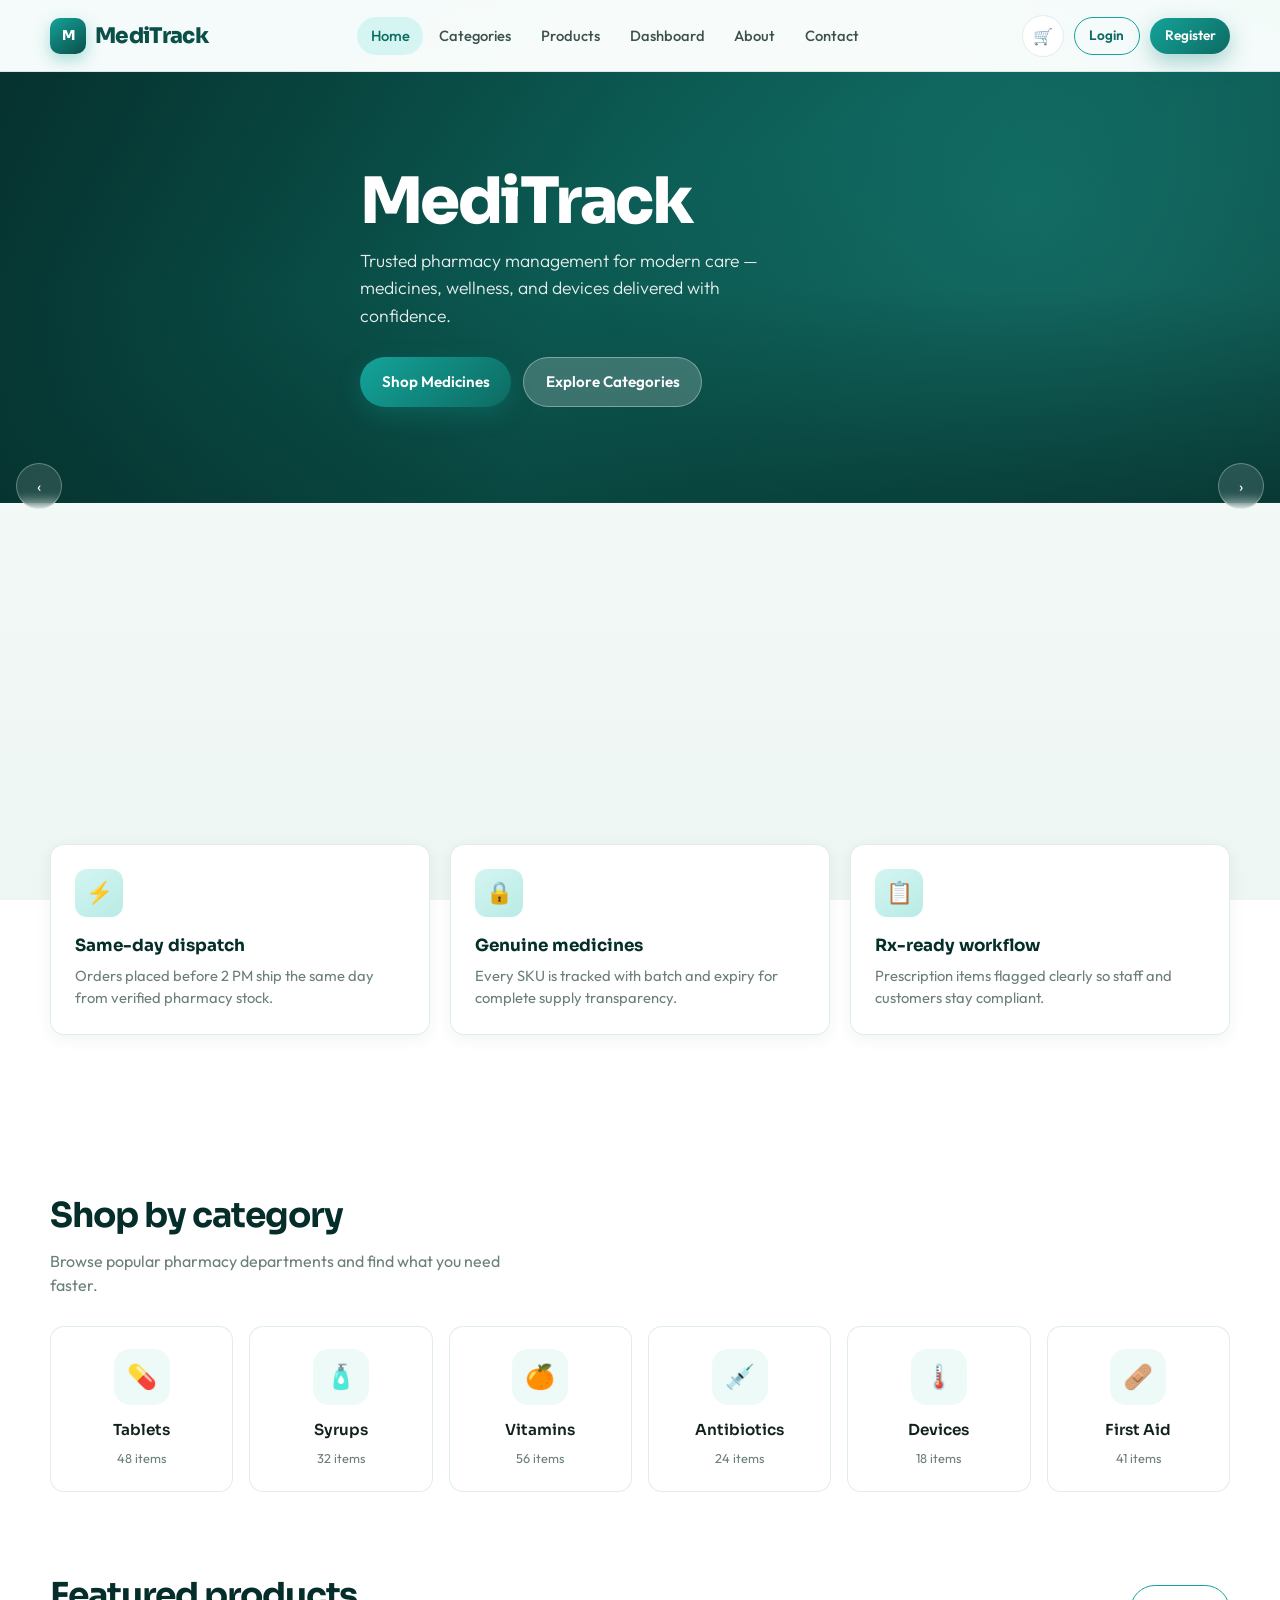
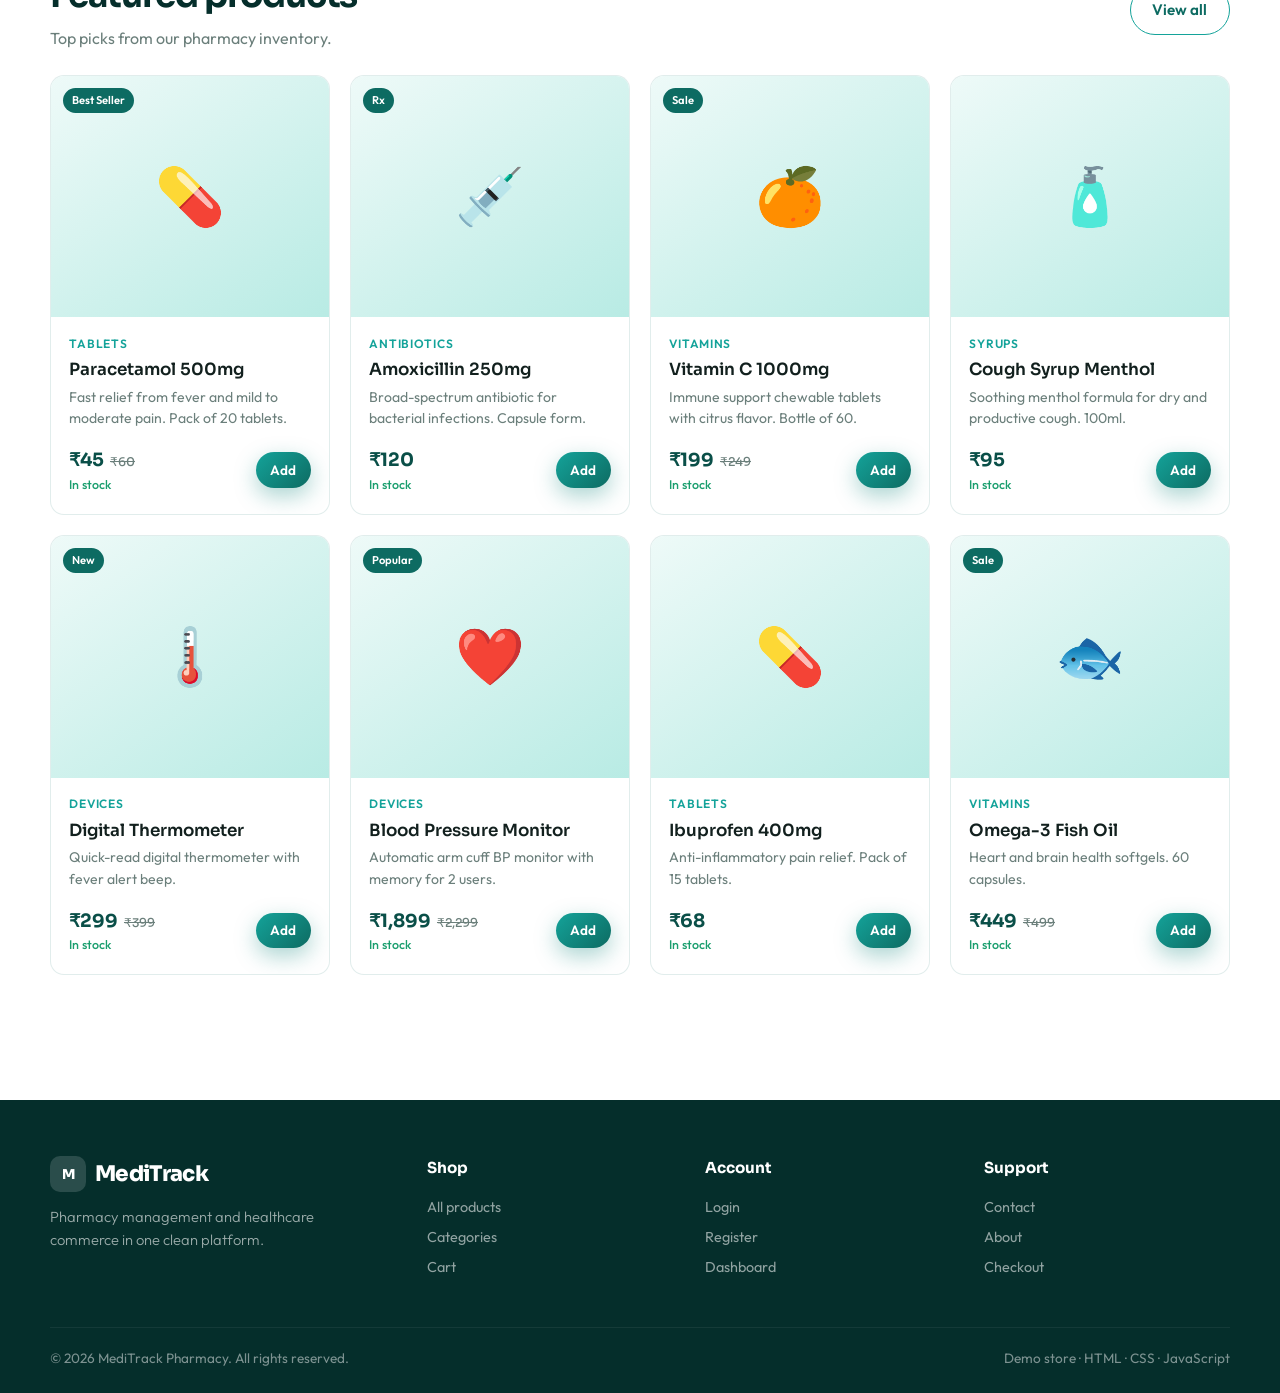
<file: medicare/index.html>
<!DOCTYPE html>
<html lang="en">
<head>
  <meta charset="UTF-8" />
  <meta name="viewport" content="width=device-width, initial-scale=1.0" />
  <title>MediTrack — Pharmacy Management</title>
  <link rel="stylesheet" href="css/style.css" />
</head>
<body>
  <header class="site-header">
    <div class="container nav-inner">
      <a href="index.html" class="brand"><span class="brand-mark">M</span> MediTrack</a>
      <button class="menu-toggle" aria-label="Menu">☰</button>
      <nav class="nav-links">
        <a href="index.html" class="active">Home</a>
        <a href="categories.html">Categories</a>
        <a href="products.html">Products</a>
        <a href="dashboard.html">Dashboard</a>
        <a href="about.html">About</a>
        <a href="contact.html">Contact</a>
      </nav>
      <div class="nav-actions">
        <a href="cart.html" class="cart-btn" aria-label="Cart">🛒<span class="cart-count">0</span></a>
        <a href="login.html" class="btn btn-outline btn-sm">Login</a>
        <a href="register.html" class="btn btn-primary btn-sm">Register</a>
      </div>
    </div>
  </header>

  <section class="hero-slider">
    <div class="slide slide-1 active">
      <div class="container slide-content">
        <div class="slide-brand">MediTrack</div>
        <p class="slide-text">Trusted pharmacy management for modern care — medicines, wellness, and devices delivered with confidence.</p>
        <div class="slide-actions">
          <a href="products.html" class="btn btn-primary">Shop Medicines</a>
          <a href="categories.html" class="btn btn-ghost">Explore Categories</a>
        </div>
      </div>
    </div>
    <div class="slide slide-2">
      <div class="container slide-content">
        <div class="slide-brand">MediTrack</div>
        <p class="slide-text">Real-time inventory, prescription-ready stock, and fast checkout for patients and pharmacy teams.</p>
        <div class="slide-actions">
          <a href="dashboard.html" class="btn btn-primary">Open Dashboard</a>
          <a href="about.html" class="btn btn-ghost">How it works</a>
        </div>
      </div>
    </div>
    <div class="slide slide-3">
      <div class="container slide-content">
        <div class="slide-brand">MediTrack</div>
        <p class="slide-text">From vitamins to first-aid kits — curated health essentials with free shipping over ₹999.</p>
        <div class="slide-actions">
          <a href="products.html?category=vitamins" class="btn btn-primary">Shop Vitamins</a>
          <a href="register.html" class="btn btn-ghost">Create Account</a>
        </div>
      </div>
    </div>
    <div class="slider-arrows">
      <button type="button" data-prev aria-label="Previous">‹</button>
      <button type="button" data-next aria-label="Next">›</button>
    </div>
    <div class="slider-nav"></div>
  </section>

  <section class="section" style="padding-top:0">
    <div class="container">
      <div class="features">
        <div class="feature">
          <div class="feature-icon">⚡</div>
          <h3>Same-day dispatch</h3>
          <p>Orders placed before 2 PM ship the same day from verified pharmacy stock.</p>
        </div>
        <div class="feature">
          <div class="feature-icon">🔒</div>
          <h3>Genuine medicines</h3>
          <p>Every SKU is tracked with batch and expiry for complete supply transparency.</p>
        </div>
        <div class="feature">
          <div class="feature-icon">📋</div>
          <h3>Rx-ready workflow</h3>
          <p>Prescription items flagged clearly so staff and customers stay compliant.</p>
        </div>
      </div>
    </div>
  </section>

  <section class="section">
    <div class="container">
      <h2 class="section-title">Shop by category</h2>
      <p class="section-sub">Browse popular pharmacy departments and find what you need faster.</p>
      <div class="cat-grid" id="home-categories"></div>
    </div>
  </section>

  <section class="section" style="padding-top:0">
    <div class="container">
      <div class="toolbar">
        <div>
          <h2 class="section-title" style="margin-bottom:0.2rem">Featured products</h2>
          <p class="section-sub" style="margin-bottom:0">Top picks from our pharmacy inventory.</p>
        </div>
        <a href="products.html" class="btn btn-outline">View all</a>
      </div>
      <div class="product-grid" id="featured-products"></div>
    </div>
  </section>

  <footer class="site-footer">
    <div class="container">
      <div class="footer-grid">
        <div>
          <a href="index.html" class="brand"><span class="brand-mark">M</span> MediTrack</a>
          <p class="footer-about">Pharmacy management and healthcare commerce in one clean platform.</p>
        </div>
        <div class="footer-col">
          <h4>Shop</h4>
          <a href="products.html">All products</a>
          <a href="categories.html">Categories</a>
          <a href="cart.html">Cart</a>
        </div>
        <div class="footer-col">
          <h4>Account</h4>
          <a href="login.html">Login</a>
          <a href="register.html">Register</a>
          <a href="dashboard.html">Dashboard</a>
        </div>
        <div class="footer-col">
          <h4>Support</h4>
          <a href="contact.html">Contact</a>
          <a href="about.html">About</a>
          <a href="checkout.html">Checkout</a>
        </div>
      </div>
      <div class="footer-bottom">
        <span>© 2026 MediTrack Pharmacy. All rights reserved.</span>
        <span>Demo store · HTML · CSS · JavaScript</span>
      </div>
    </div>
  </footer>

  <script src="js/data.js"></script>
  <script src="js/main.js"></script>
</body>
</html>
</file>
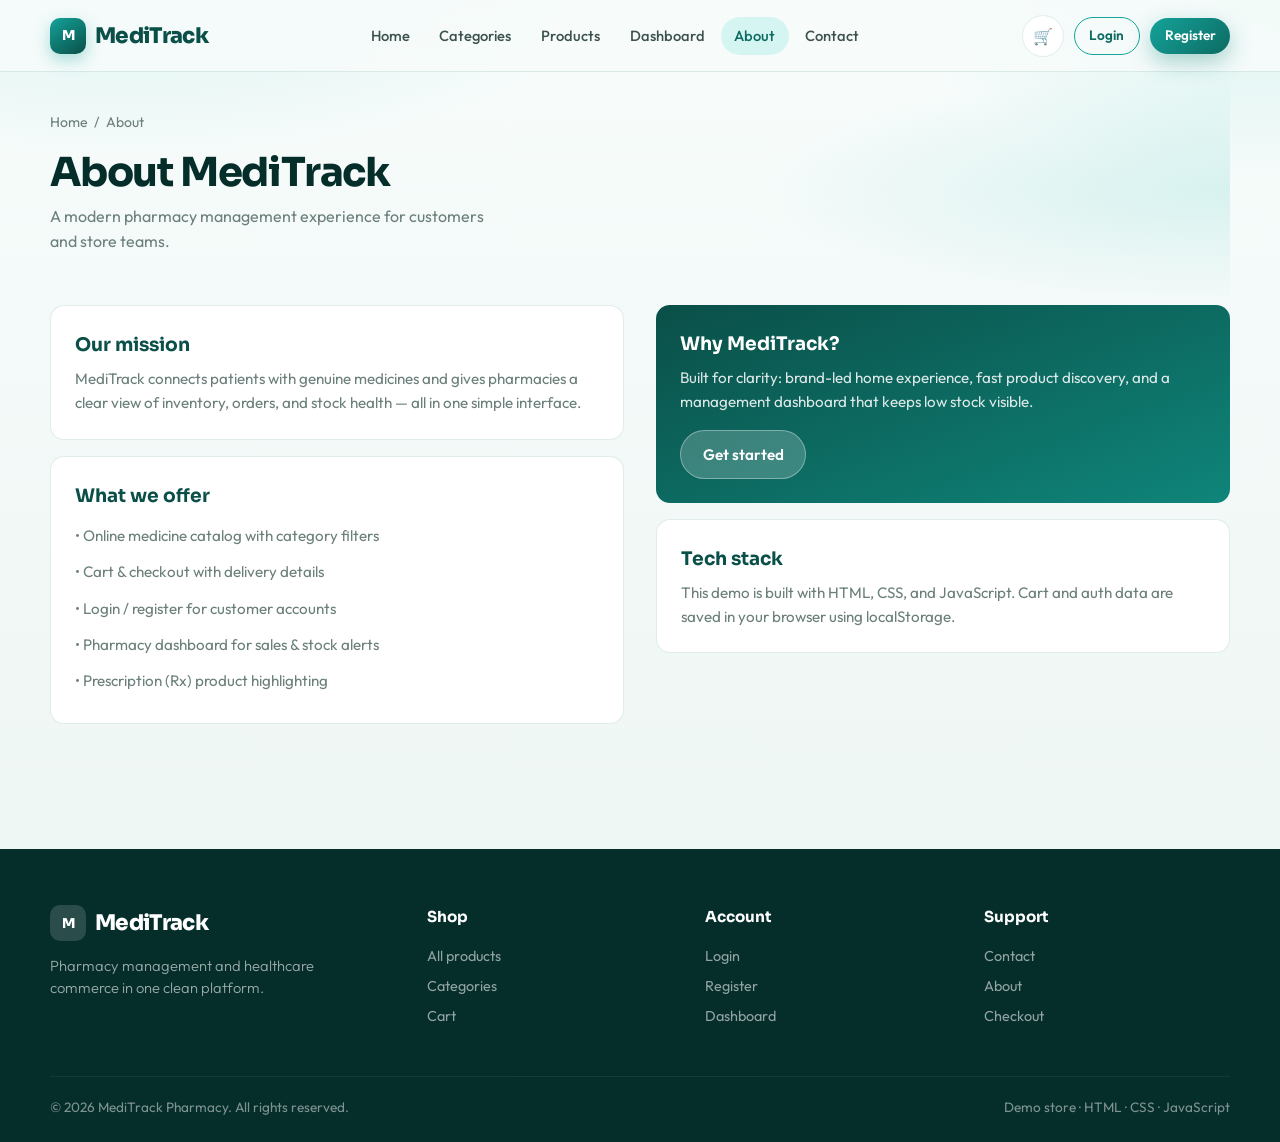
<file: medicare/about.html>
<!DOCTYPE html>
<html lang="en">
<head>
  <meta charset="UTF-8" />
  <meta name="viewport" content="width=device-width, initial-scale=1.0" />
  <title>About — MediTrack</title>
  <link rel="stylesheet" href="css/style.css" />
</head>
<body>
  <header class="site-header">
    <div class="container nav-inner">
      <a href="index.html" class="brand"><span class="brand-mark">M</span> MediTrack</a>
      <button class="menu-toggle" aria-label="Menu">☰</button>
      <nav class="nav-links">
        <a href="index.html">Home</a>
        <a href="categories.html">Categories</a>
        <a href="products.html">Products</a>
        <a href="dashboard.html">Dashboard</a>
        <a href="about.html" class="active">About</a>
        <a href="contact.html">Contact</a>
      </nav>
      <div class="nav-actions">
        <a href="cart.html" class="cart-btn" aria-label="Cart">🛒<span class="cart-count">0</span></a>
        <a href="login.html" class="btn btn-outline btn-sm">Login</a>
        <a href="register.html" class="btn btn-primary btn-sm">Register</a>
      </div>
    </div>
  </header>

  <main>
    <div class="container page-hero">
      <div class="breadcrumb"><a href="index.html">Home</a> / <span>About</span></div>
      <h1>About MediTrack</h1>
      <p class="section-sub">A modern pharmacy management experience for customers and store teams.</p>
    </div>

    <section class="section" style="padding-top:0">
      <div class="container two-col">
        <div>
          <div class="info-block">
            <h3>Our mission</h3>
            <p>MediTrack connects patients with genuine medicines and gives pharmacies a clear view of inventory, orders, and stock health — all in one simple interface.</p>
          </div>
          <div class="info-block">
            <h3>What we offer</h3>
            <ul class="contact-list">
              <li>• Online medicine catalog with category filters</li>
              <li>• Cart & checkout with delivery details</li>
              <li>• Login / register for customer accounts</li>
              <li>• Pharmacy dashboard for sales & stock alerts</li>
              <li>• Prescription (Rx) product highlighting</li>
            </ul>
          </div>
        </div>
        <div>
          <div class="info-block" style="background:linear-gradient(160deg,var(--teal-900),var(--teal-700));color:white;border:none">
            <h3 style="color:white">Why MediTrack?</h3>
            <p style="color:rgba(255,255,255,0.85);margin-bottom:1rem">Built for clarity: brand-led home experience, fast product discovery, and a management dashboard that keeps low stock visible.</p>
            <a href="register.html" class="btn btn-ghost">Get started</a>
          </div>
          <div class="info-block">
            <h3>Tech stack</h3>
            <p>This demo is built with HTML, CSS, and JavaScript. Cart and auth data are saved in your browser using localStorage.</p>
          </div>
        </div>
      </div>
    </section>
  </main>

  <footer class="site-footer">
    <div class="container">
      <div class="footer-grid">
        <div>
          <a href="index.html" class="brand"><span class="brand-mark">M</span> MediTrack</a>
          <p class="footer-about">Pharmacy management and healthcare commerce in one clean platform.</p>
        </div>
        <div class="footer-col">
          <h4>Shop</h4>
          <a href="products.html">All products</a>
          <a href="categories.html">Categories</a>
          <a href="cart.html">Cart</a>
        </div>
        <div class="footer-col">
          <h4>Account</h4>
          <a href="login.html">Login</a>
          <a href="register.html">Register</a>
          <a href="dashboard.html">Dashboard</a>
        </div>
        <div class="footer-col">
          <h4>Support</h4>
          <a href="contact.html">Contact</a>
          <a href="about.html">About</a>
          <a href="checkout.html">Checkout</a>
        </div>
      </div>
      <div class="footer-bottom">
        <span>© 2026 MediTrack Pharmacy. All rights reserved.</span>
        <span>Demo store · HTML · CSS · JavaScript</span>
      </div>
    </div>
  </footer>

  <script src="js/data.js"></script>
  <script src="js/main.js"></script>
</body>
</html>
</file>
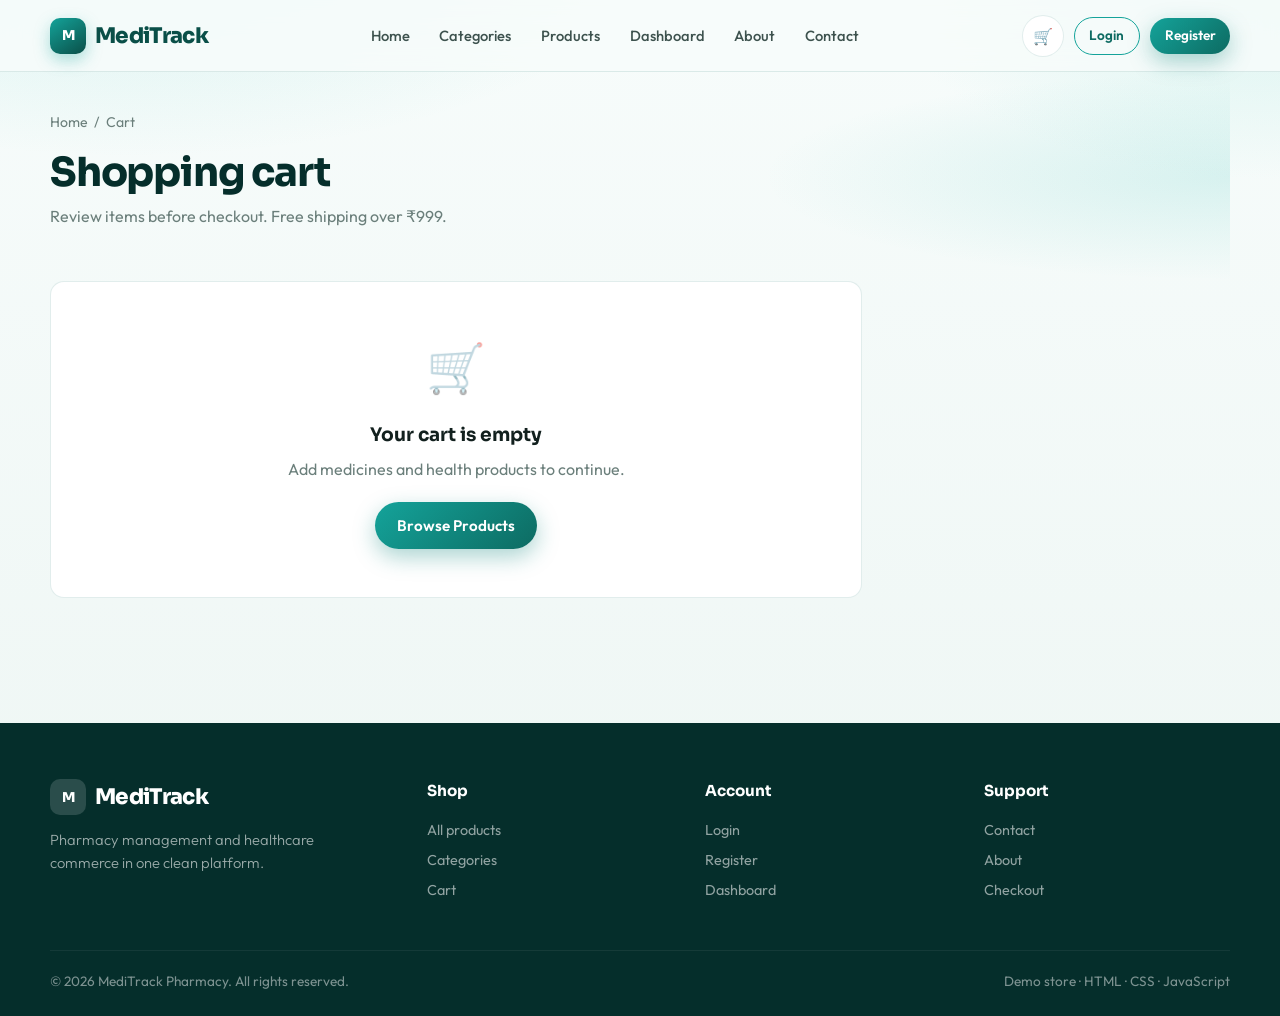
<file: medicare/cart.html>
<!DOCTYPE html>
<html lang="en">
<head>
  <meta charset="UTF-8" />
  <meta name="viewport" content="width=device-width, initial-scale=1.0" />
  <title>Cart — MediTrack</title>
  <link rel="stylesheet" href="css/style.css" />
</head>
<body>
  <header class="site-header">
    <div class="container nav-inner">
      <a href="index.html" class="brand"><span class="brand-mark">M</span> MediTrack</a>
      <button class="menu-toggle" aria-label="Menu">☰</button>
      <nav class="nav-links">
        <a href="index.html">Home</a>
        <a href="categories.html">Categories</a>
        <a href="products.html">Products</a>
        <a href="dashboard.html">Dashboard</a>
        <a href="about.html">About</a>
        <a href="contact.html">Contact</a>
      </nav>
      <div class="nav-actions">
        <a href="cart.html" class="cart-btn" aria-label="Cart">🛒<span class="cart-count">0</span></a>
        <a href="login.html" class="btn btn-outline btn-sm">Login</a>
        <a href="register.html" class="btn btn-primary btn-sm">Register</a>
      </div>
    </div>
  </header>

  <main>
    <div class="container page-hero">
      <div class="breadcrumb"><a href="index.html">Home</a> / <span>Cart</span></div>
      <h1>Shopping cart</h1>
      <p class="section-sub">Review items before checkout. Free shipping over ₹999.</p>
    </div>

    <section class="section" style="padding-top:0">
      <div class="container cart-layout">
        <div id="cart-list"></div>
        <aside class="cart-summary" id="cart-summary">
          <h3>Order summary</h3>
          <div class="summary-row"><span>Subtotal</span><span id="sum-subtotal">₹0</span></div>
          <div class="summary-row"><span>Shipping</span><span id="sum-shipping">₹0</span></div>
          <div class="summary-row"><span>Tax (5%)</span><span id="sum-tax">₹0</span></div>
          <div class="summary-row total"><span>Total</span><span id="sum-total">₹0</span></div>
          <a href="checkout.html" class="btn btn-primary btn-block" style="margin-top:1.25rem">Proceed to Checkout</a>
          <a href="products.html" class="btn btn-outline btn-block" style="margin-top:0.65rem">Continue Shopping</a>
        </aside>
      </div>
    </section>
  </main>

  <footer class="site-footer">
    <div class="container">
      <div class="footer-grid">
        <div>
          <a href="index.html" class="brand"><span class="brand-mark">M</span> MediTrack</a>
          <p class="footer-about">Pharmacy management and healthcare commerce in one clean platform.</p>
        </div>
        <div class="footer-col">
          <h4>Shop</h4>
          <a href="products.html">All products</a>
          <a href="categories.html">Categories</a>
          <a href="cart.html">Cart</a>
        </div>
        <div class="footer-col">
          <h4>Account</h4>
          <a href="login.html">Login</a>
          <a href="register.html">Register</a>
          <a href="dashboard.html">Dashboard</a>
        </div>
        <div class="footer-col">
          <h4>Support</h4>
          <a href="contact.html">Contact</a>
          <a href="about.html">About</a>
          <a href="checkout.html">Checkout</a>
        </div>
      </div>
      <div class="footer-bottom">
        <span>© 2026 MediTrack Pharmacy. All rights reserved.</span>
        <span>Demo store · HTML · CSS · JavaScript</span>
      </div>
    </div>
  </footer>

  <script src="js/data.js"></script>
  <script src="js/main.js"></script>
</body>
</html>
</file>
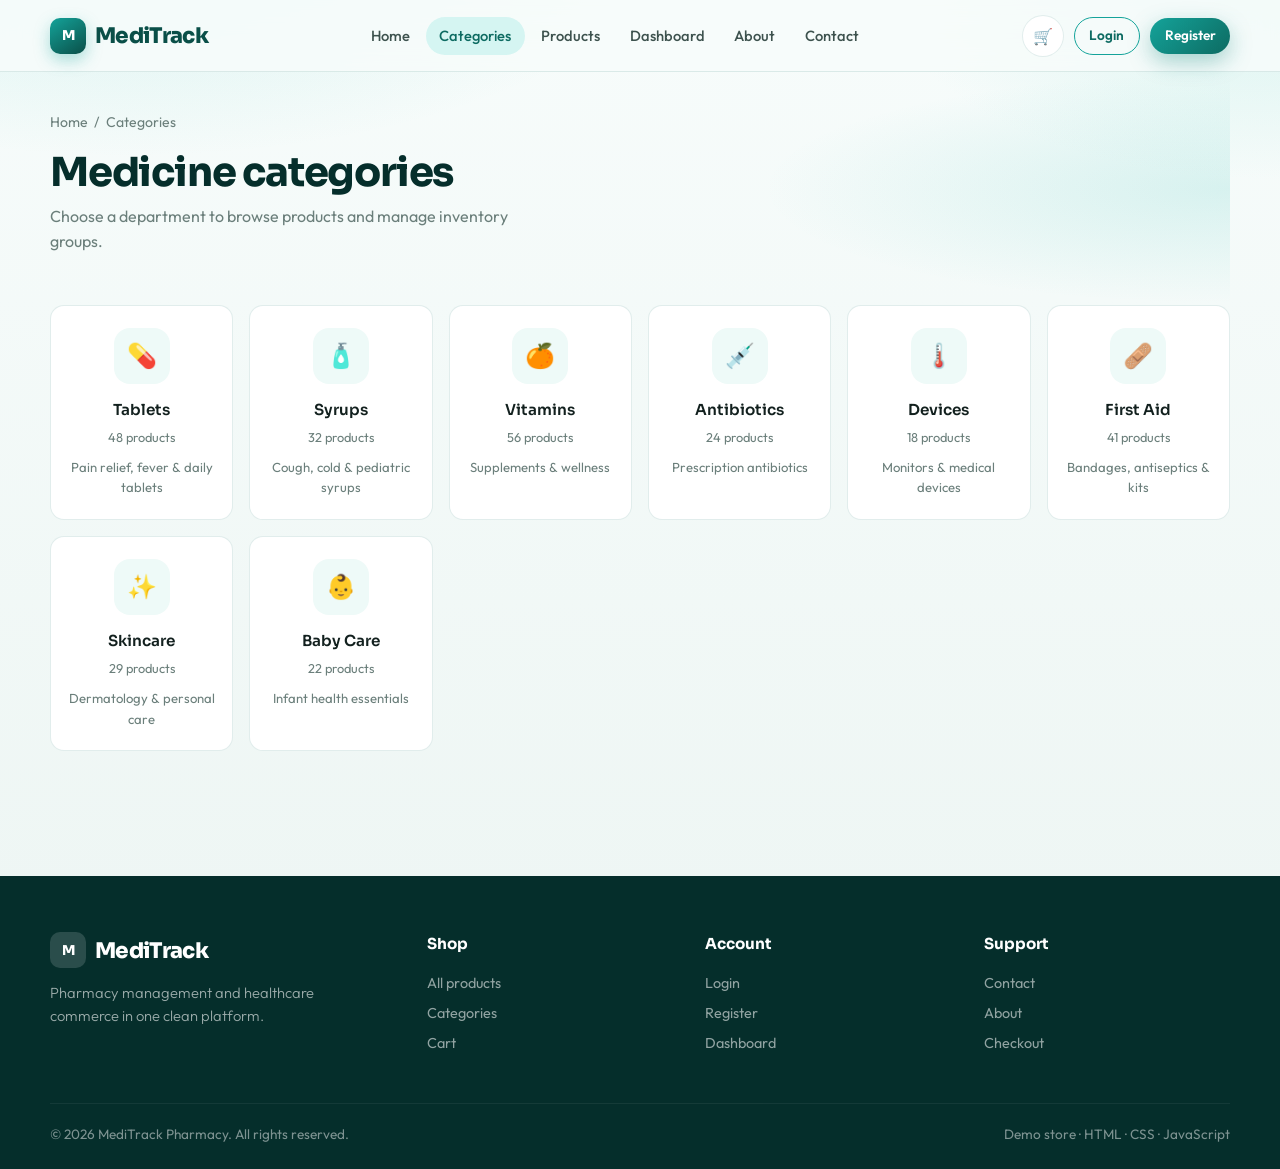
<file: medicare/categories.html>
<!DOCTYPE html>
<html lang="en">
<head>
  <meta charset="UTF-8" />
  <meta name="viewport" content="width=device-width, initial-scale=1.0" />
  <title>Categories — MediTrack</title>
  <link rel="stylesheet" href="css/style.css" />
</head>
<body>
  <header class="site-header">
    <div class="container nav-inner">
      <a href="index.html" class="brand"><span class="brand-mark">M</span> MediTrack</a>
      <button class="menu-toggle" aria-label="Menu">☰</button>
      <nav class="nav-links">
        <a href="index.html">Home</a>
        <a href="categories.html" class="active">Categories</a>
        <a href="products.html">Products</a>
        <a href="dashboard.html">Dashboard</a>
        <a href="about.html">About</a>
        <a href="contact.html">Contact</a>
      </nav>
      <div class="nav-actions">
        <a href="cart.html" class="cart-btn" aria-label="Cart">🛒<span class="cart-count">0</span></a>
        <a href="login.html" class="btn btn-outline btn-sm">Login</a>
        <a href="register.html" class="btn btn-primary btn-sm">Register</a>
      </div>
    </div>
  </header>

  <main>
    <div class="container page-hero">
      <div class="breadcrumb"><a href="index.html">Home</a> / <span>Categories</span></div>
      <h1>Medicine categories</h1>
      <p class="section-sub">Choose a department to browse products and manage inventory groups.</p>
    </div>

    <section class="section" style="padding-top:0">
      <div class="container">
        <div class="cat-grid" id="categories-grid"></div>
      </div>
    </section>
  </main>

  <footer class="site-footer">
    <div class="container">
      <div class="footer-grid">
        <div>
          <a href="index.html" class="brand"><span class="brand-mark">M</span> MediTrack</a>
          <p class="footer-about">Pharmacy management and healthcare commerce in one clean platform.</p>
        </div>
        <div class="footer-col">
          <h4>Shop</h4>
          <a href="products.html">All products</a>
          <a href="categories.html">Categories</a>
          <a href="cart.html">Cart</a>
        </div>
        <div class="footer-col">
          <h4>Account</h4>
          <a href="login.html">Login</a>
          <a href="register.html">Register</a>
          <a href="dashboard.html">Dashboard</a>
        </div>
        <div class="footer-col">
          <h4>Support</h4>
          <a href="contact.html">Contact</a>
          <a href="about.html">About</a>
          <a href="checkout.html">Checkout</a>
        </div>
      </div>
      <div class="footer-bottom">
        <span>© 2026 MediTrack Pharmacy. All rights reserved.</span>
        <span>Demo store · HTML · CSS · JavaScript</span>
      </div>
    </div>
  </footer>

  <script src="js/data.js"></script>
  <script src="js/main.js"></script>
</body>
</html>
</file>
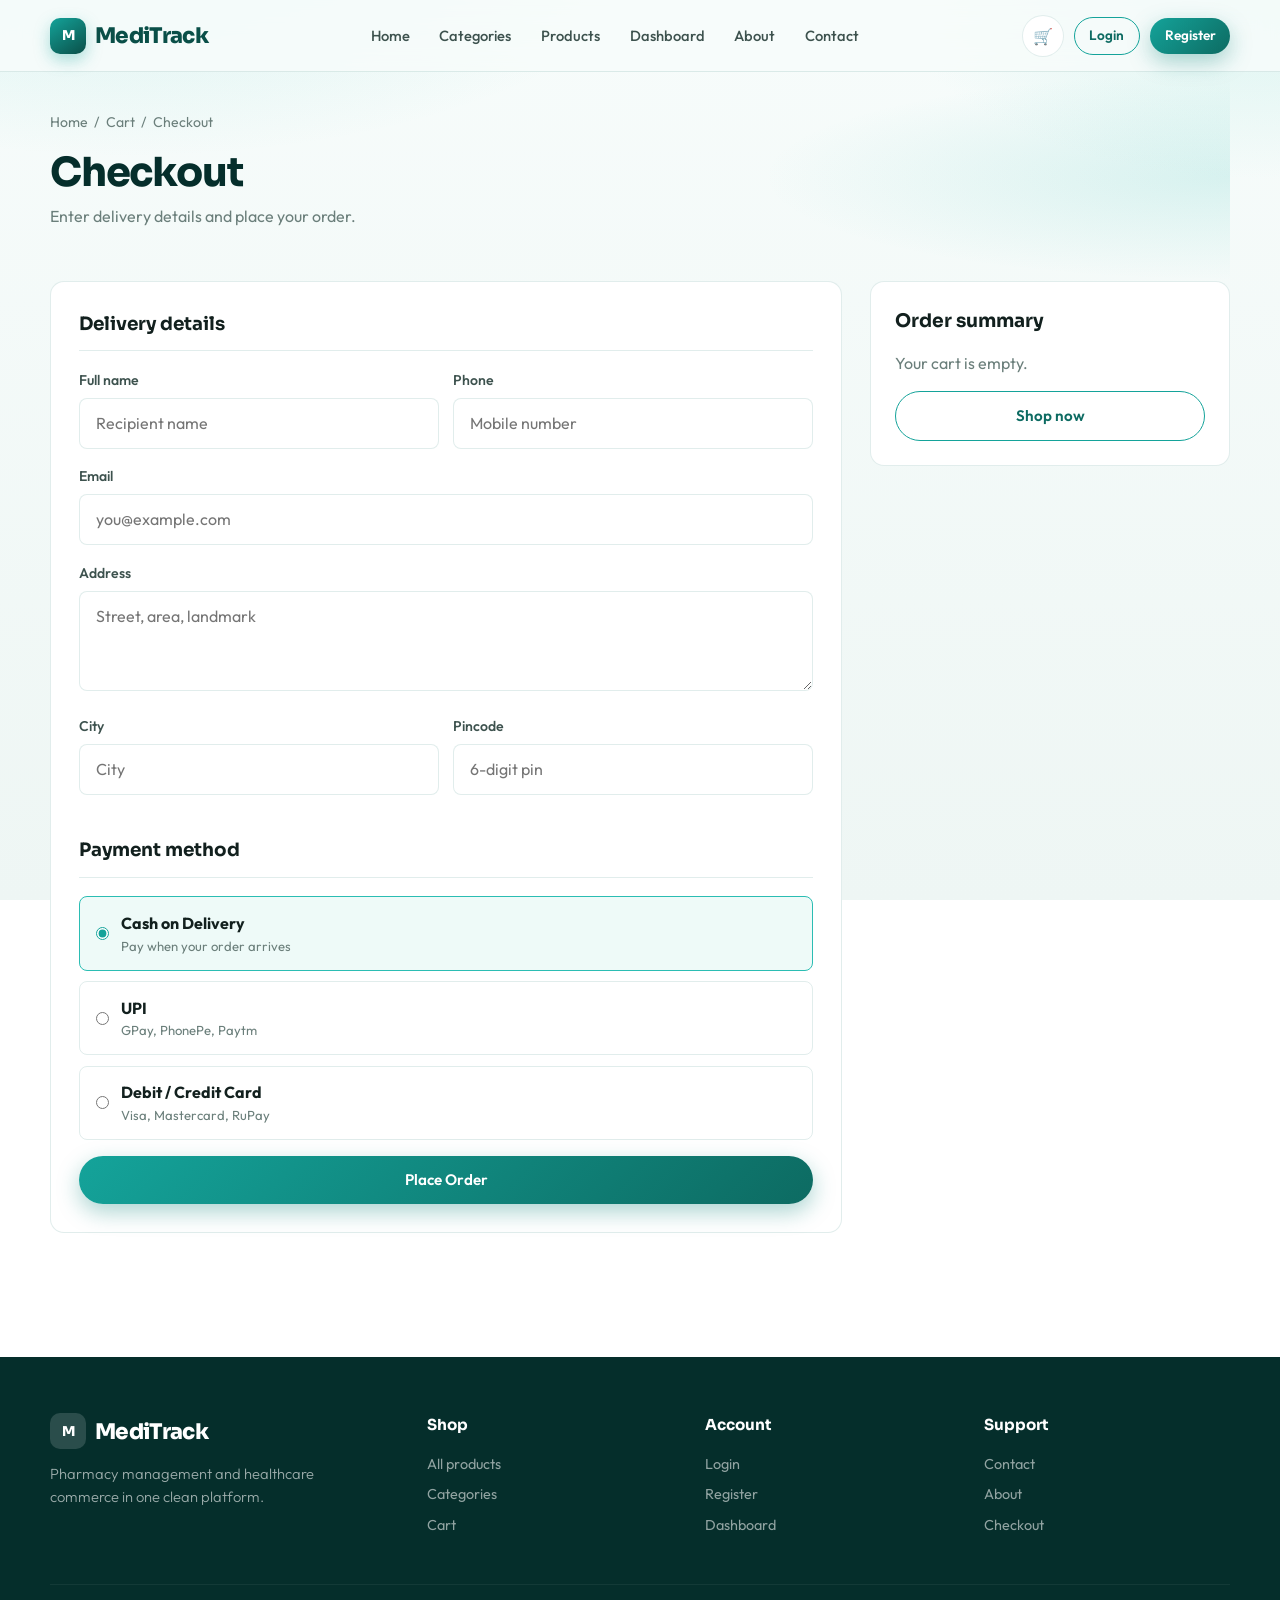
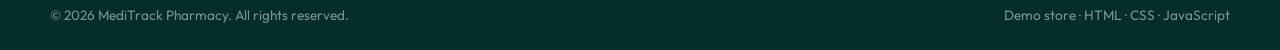
<file: medicare/checkout.html>
<!DOCTYPE html>
<html lang="en">
<head>
  <meta charset="UTF-8" />
  <meta name="viewport" content="width=device-width, initial-scale=1.0" />
  <title>Checkout — MediTrack</title>
  <link rel="stylesheet" href="css/style.css" />
</head>
<body>
  <header class="site-header">
    <div class="container nav-inner">
      <a href="index.html" class="brand"><span class="brand-mark">M</span> MediTrack</a>
      <button class="menu-toggle" aria-label="Menu">☰</button>
      <nav class="nav-links">
        <a href="index.html">Home</a>
        <a href="categories.html">Categories</a>
        <a href="products.html">Products</a>
        <a href="dashboard.html">Dashboard</a>
        <a href="about.html">About</a>
        <a href="contact.html">Contact</a>
      </nav>
      <div class="nav-actions">
        <a href="cart.html" class="cart-btn" aria-label="Cart">🛒<span class="cart-count">0</span></a>
        <a href="login.html" class="btn btn-outline btn-sm">Login</a>
        <a href="register.html" class="btn btn-primary btn-sm">Register</a>
      </div>
    </div>
  </header>

  <main>
    <div class="container page-hero">
      <div class="breadcrumb"><a href="index.html">Home</a> / <a href="cart.html">Cart</a> / <span>Checkout</span></div>
      <h1>Checkout</h1>
      <p class="section-sub">Enter delivery details and place your order.</p>
    </div>

    <section class="section" style="padding-top:0">
      <div class="container checkout-layout">
        <form class="checkout-form" id="checkout-form">
          <h2>Delivery details</h2>
          <div class="form-row">
            <div class="form-group">
              <label for="full-name">Full name</label>
              <input type="text" id="full-name" required placeholder="Recipient name" />
            </div>
            <div class="form-group">
              <label for="phone">Phone</label>
              <input type="tel" id="phone" required placeholder="Mobile number" />
            </div>
          </div>
          <div class="form-group">
            <label for="email">Email</label>
            <input type="email" id="email" required placeholder="you@example.com" />
          </div>
          <div class="form-group">
            <label for="address">Address</label>
            <textarea id="address" rows="3" required placeholder="Street, area, landmark"></textarea>
          </div>
          <div class="form-row">
            <div class="form-group">
              <label for="city">City</label>
              <input type="text" id="city" required placeholder="City" />
            </div>
            <div class="form-group">
              <label for="pincode">Pincode</label>
              <input type="text" id="pincode" required placeholder="6-digit pin" />
            </div>
          </div>

          <h2 style="margin-top:1.5rem">Payment method</h2>
          <div class="payment-options">
            <label class="payment-option active">
              <input type="radio" name="payment" value="cod" checked />
              <div>
                <strong>Cash on Delivery</strong>
                <div style="font-size:0.82rem;color:var(--muted)">Pay when your order arrives</div>
              </div>
            </label>
            <label class="payment-option">
              <input type="radio" name="payment" value="upi" />
              <div>
                <strong>UPI</strong>
                <div style="font-size:0.82rem;color:var(--muted)">GPay, PhonePe, Paytm</div>
              </div>
            </label>
            <label class="payment-option">
              <input type="radio" name="payment" value="card" />
              <div>
                <strong>Debit / Credit Card</strong>
                <div style="font-size:0.82rem;color:var(--muted)">Visa, Mastercard, RuPay</div>
              </div>
            </label>
          </div>

          <button type="submit" class="btn btn-primary btn-block">Place Order</button>
        </form>

        <aside class="order-box" id="order-summary"></aside>
      </div>
    </section>
  </main>

  <footer class="site-footer">
    <div class="container">
      <div class="footer-grid">
        <div>
          <a href="index.html" class="brand"><span class="brand-mark">M</span> MediTrack</a>
          <p class="footer-about">Pharmacy management and healthcare commerce in one clean platform.</p>
        </div>
        <div class="footer-col">
          <h4>Shop</h4>
          <a href="products.html">All products</a>
          <a href="categories.html">Categories</a>
          <a href="cart.html">Cart</a>
        </div>
        <div class="footer-col">
          <h4>Account</h4>
          <a href="login.html">Login</a>
          <a href="register.html">Register</a>
          <a href="dashboard.html">Dashboard</a>
        </div>
        <div class="footer-col">
          <h4>Support</h4>
          <a href="contact.html">Contact</a>
          <a href="about.html">About</a>
          <a href="checkout.html">Checkout</a>
        </div>
      </div>
      <div class="footer-bottom">
        <span>© 2026 MediTrack Pharmacy. All rights reserved.</span>
        <span>Demo store · HTML · CSS · JavaScript</span>
      </div>
    </div>
  </footer>

  <script src="js/data.js"></script>
  <script src="js/main.js"></script>
  <script>
    document.querySelectorAll('.payment-option').forEach((el) => {
      el.addEventListener('click', () => {
        document.querySelectorAll('.payment-option').forEach((o) => o.classList.remove('active'));
        el.classList.add('active');
      });
    });
  </script>
</body>
</html>
</file>
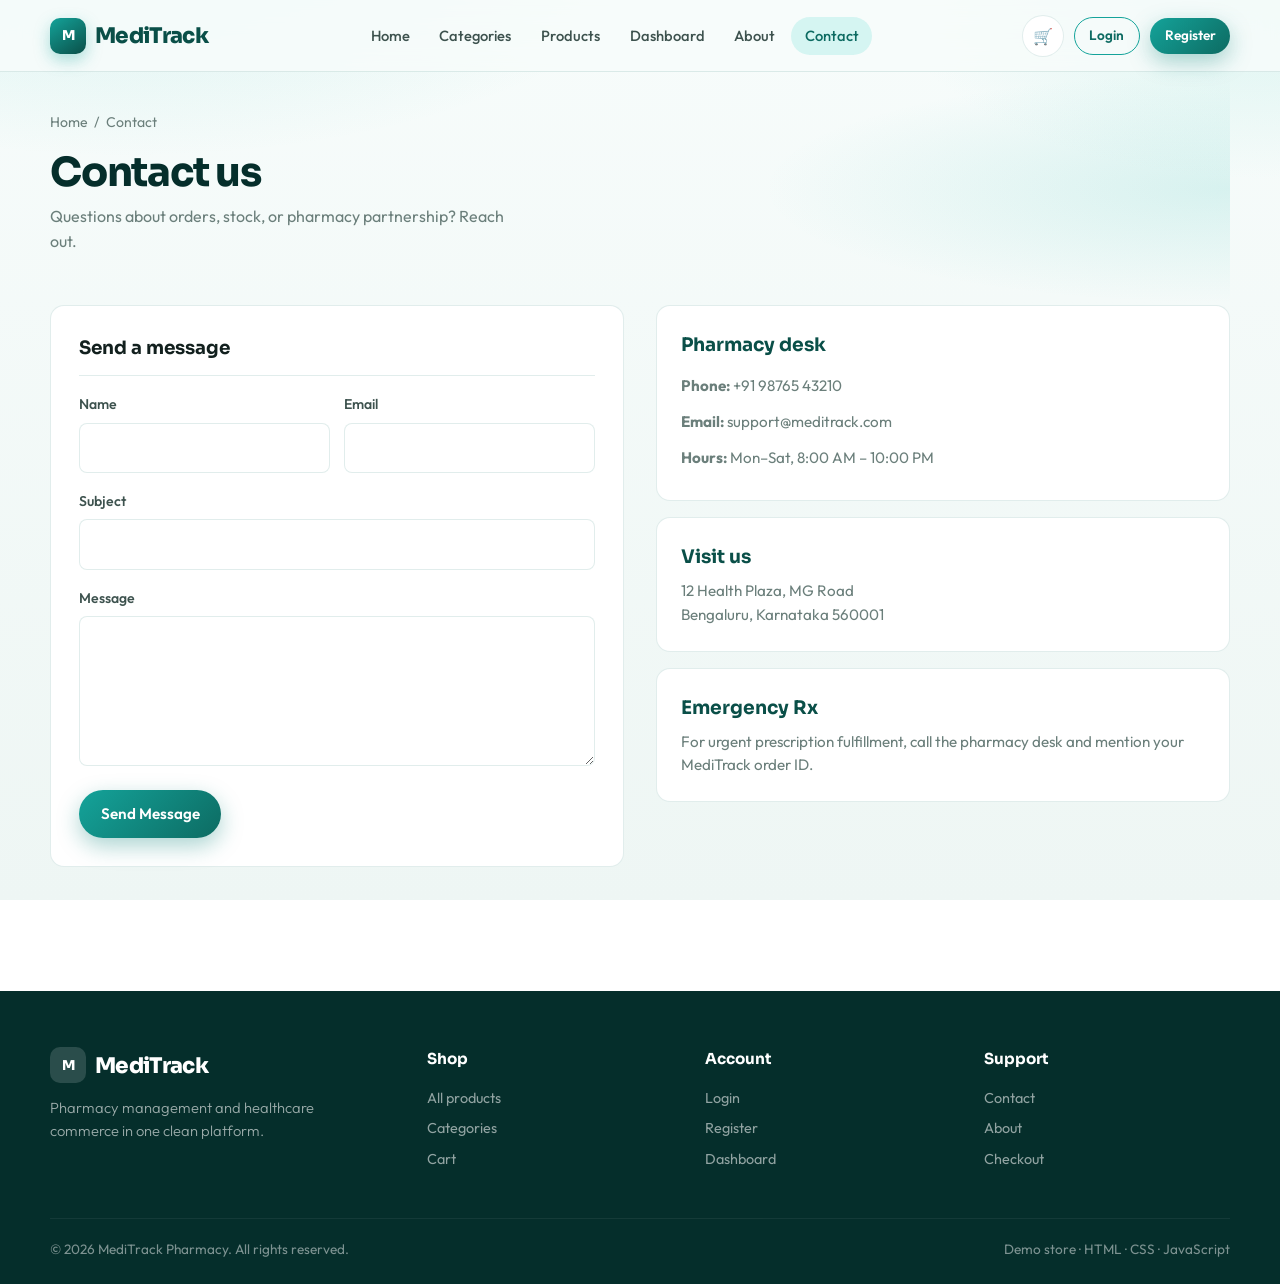
<file: medicare/contact.html>
<!DOCTYPE html>
<html lang="en">
<head>
  <meta charset="UTF-8" />
  <meta name="viewport" content="width=device-width, initial-scale=1.0" />
  <title>Contact — MediTrack</title>
  <link rel="stylesheet" href="css/style.css" />
</head>
<body>
  <header class="site-header">
    <div class="container nav-inner">
      <a href="index.html" class="brand"><span class="brand-mark">M</span> MediTrack</a>
      <button class="menu-toggle" aria-label="Menu">☰</button>
      <nav class="nav-links">
        <a href="index.html">Home</a>
        <a href="categories.html">Categories</a>
        <a href="products.html">Products</a>
        <a href="dashboard.html">Dashboard</a>
        <a href="about.html">About</a>
        <a href="contact.html" class="active">Contact</a>
      </nav>
      <div class="nav-actions">
        <a href="cart.html" class="cart-btn" aria-label="Cart">🛒<span class="cart-count">0</span></a>
        <a href="login.html" class="btn btn-outline btn-sm">Login</a>
        <a href="register.html" class="btn btn-primary btn-sm">Register</a>
      </div>
    </div>
  </header>

  <main>
    <div class="container page-hero">
      <div class="breadcrumb"><a href="index.html">Home</a> / <span>Contact</span></div>
      <h1>Contact us</h1>
      <p class="section-sub">Questions about orders, stock, or pharmacy partnership? Reach out.</p>
    </div>

    <section class="section" style="padding-top:0">
      <div class="container two-col">
        <form class="checkout-form" id="contact-form">
          <h2>Send a message</h2>
          <div id="contact-alert" class="alert"></div>
          <div class="form-row">
            <div class="form-group">
              <label for="c-name">Name</label>
              <input type="text" id="c-name" required />
            </div>
            <div class="form-group">
              <label for="c-email">Email</label>
              <input type="email" id="c-email" required />
            </div>
          </div>
          <div class="form-group">
            <label for="c-subject">Subject</label>
            <input type="text" id="c-subject" required />
          </div>
          <div class="form-group">
            <label for="c-message">Message</label>
            <textarea id="c-message" rows="5" required></textarea>
          </div>
          <button type="submit" class="btn btn-primary">Send Message</button>
        </form>

        <div>
          <div class="info-block">
            <h3>Pharmacy desk</h3>
            <ul class="contact-list">
              <li><strong>Phone:</strong> +91 98765 43210</li>
              <li><strong>Email:</strong> support@meditrack.com</li>
              <li><strong>Hours:</strong> Mon–Sat, 8:00 AM – 10:00 PM</li>
            </ul>
          </div>
          <div class="info-block">
            <h3>Visit us</h3>
            <p>12 Health Plaza, MG Road<br />Bengaluru, Karnataka 560001</p>
          </div>
          <div class="info-block">
            <h3>Emergency Rx</h3>
            <p>For urgent prescription fulfillment, call the pharmacy desk and mention your MediTrack order ID.</p>
          </div>
        </div>
      </div>
    </section>
  </main>

  <footer class="site-footer">
    <div class="container">
      <div class="footer-grid">
        <div>
          <a href="index.html" class="brand"><span class="brand-mark">M</span> MediTrack</a>
          <p class="footer-about">Pharmacy management and healthcare commerce in one clean platform.</p>
        </div>
        <div class="footer-col">
          <h4>Shop</h4>
          <a href="products.html">All products</a>
          <a href="categories.html">Categories</a>
          <a href="cart.html">Cart</a>
        </div>
        <div class="footer-col">
          <h4>Account</h4>
          <a href="login.html">Login</a>
          <a href="register.html">Register</a>
          <a href="dashboard.html">Dashboard</a>
        </div>
        <div class="footer-col">
          <h4>Support</h4>
          <a href="contact.html">Contact</a>
          <a href="about.html">About</a>
          <a href="checkout.html">Checkout</a>
        </div>
      </div>
      <div class="footer-bottom">
        <span>© 2026 MediTrack Pharmacy. All rights reserved.</span>
        <span>Demo store · HTML · CSS · JavaScript</span>
      </div>
    </div>
  </footer>

  <script src="js/data.js"></script>
  <script src="js/main.js"></script>
</body>
</html>
</file>
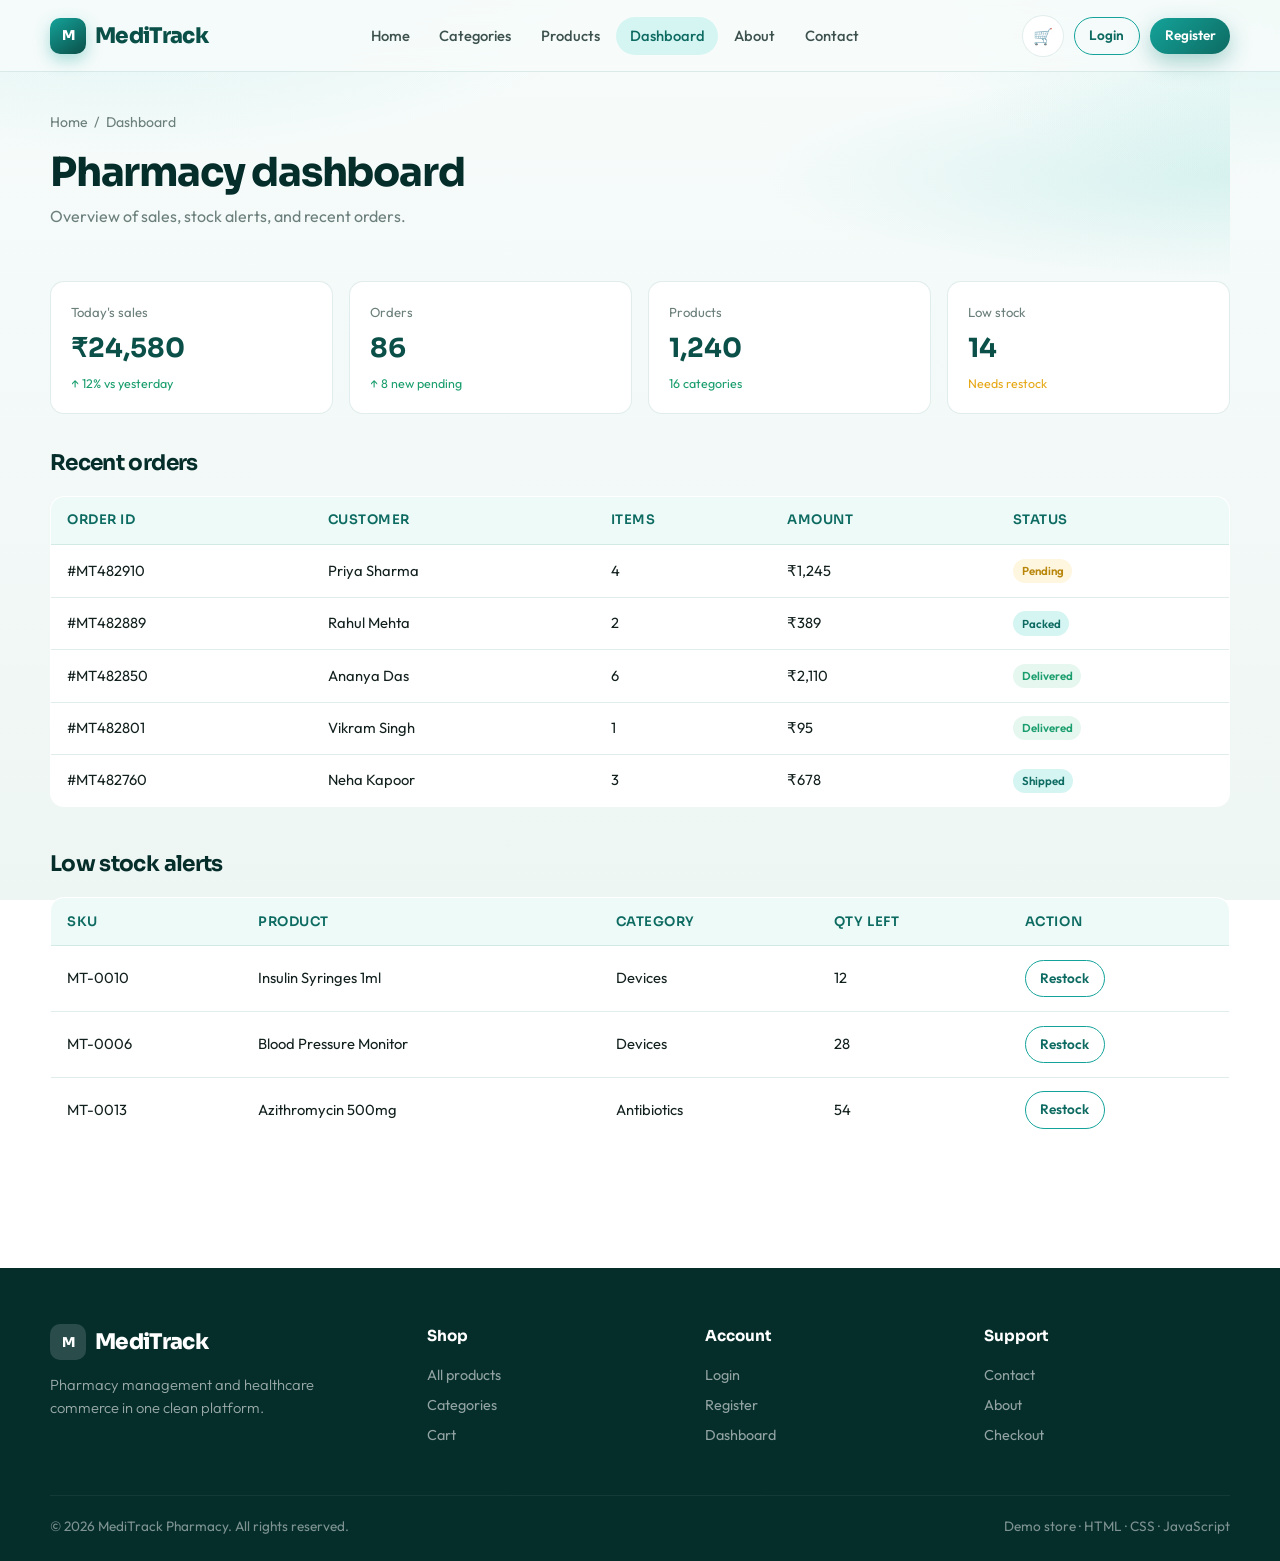
<file: medicare/dashboard.html>
<!DOCTYPE html>
<html lang="en">
<head>
  <meta charset="UTF-8" />
  <meta name="viewport" content="width=device-width, initial-scale=1.0" />
  <title>Dashboard — MediTrack</title>
  <link rel="stylesheet" href="css/style.css" />
</head>
<body>
  <header class="site-header">
    <div class="container nav-inner">
      <a href="index.html" class="brand"><span class="brand-mark">M</span> MediTrack</a>
      <button class="menu-toggle" aria-label="Menu">☰</button>
      <nav class="nav-links">
        <a href="index.html">Home</a>
        <a href="categories.html">Categories</a>
        <a href="products.html">Products</a>
        <a href="dashboard.html" class="active">Dashboard</a>
        <a href="about.html">About</a>
        <a href="contact.html">Contact</a>
      </nav>
      <div class="nav-actions">
        <a href="cart.html" class="cart-btn" aria-label="Cart">🛒<span class="cart-count">0</span></a>
        <a href="login.html" class="btn btn-outline btn-sm">Login</a>
        <a href="register.html" class="btn btn-primary btn-sm">Register</a>
      </div>
    </div>
  </header>

  <main>
    <div class="container page-hero">
      <div class="breadcrumb"><a href="index.html">Home</a> / <span>Dashboard</span></div>
      <h1>Pharmacy dashboard</h1>
      <p class="section-sub">Overview of sales, stock alerts, and recent orders.</p>
    </div>

    <section class="section" style="padding-top:0">
      <div class="container">
        <div class="dash-stats">
          <div class="stat-card">
            <div class="label">Today's sales</div>
            <div class="value">₹24,580</div>
            <div class="trend">↑ 12% vs yesterday</div>
          </div>
          <div class="stat-card">
            <div class="label">Orders</div>
            <div class="value">86</div>
            <div class="trend">↑ 8 new pending</div>
          </div>
          <div class="stat-card">
            <div class="label">Products</div>
            <div class="value">1,240</div>
            <div class="trend">16 categories</div>
          </div>
          <div class="stat-card">
            <div class="label">Low stock</div>
            <div class="value">14</div>
            <div class="trend" style="color:var(--warning)">Needs restock</div>
          </div>
        </div>

        <h2 class="section-title" style="font-size:1.35rem;margin-bottom:1rem">Recent orders</h2>
        <div style="overflow-x:auto;margin-bottom:2.5rem">
          <table class="data-table">
            <thead>
              <tr>
                <th>Order ID</th>
                <th>Customer</th>
                <th>Items</th>
                <th>Amount</th>
                <th>Status</th>
              </tr>
            </thead>
            <tbody>
              <tr>
                <td>#MT482910</td>
                <td>Priya Sharma</td>
                <td>4</td>
                <td>₹1,245</td>
                <td><span class="badge badge-warning">Pending</span></td>
              </tr>
              <tr>
                <td>#MT482889</td>
                <td>Rahul Mehta</td>
                <td>2</td>
                <td>₹389</td>
                <td><span class="badge badge-info">Packed</span></td>
              </tr>
              <tr>
                <td>#MT482850</td>
                <td>Ananya Das</td>
                <td>6</td>
                <td>₹2,110</td>
                <td><span class="badge badge-success">Delivered</span></td>
              </tr>
              <tr>
                <td>#MT482801</td>
                <td>Vikram Singh</td>
                <td>1</td>
                <td>₹95</td>
                <td><span class="badge badge-success">Delivered</span></td>
              </tr>
              <tr>
                <td>#MT482760</td>
                <td>Neha Kapoor</td>
                <td>3</td>
                <td>₹678</td>
                <td><span class="badge badge-info">Shipped</span></td>
              </tr>
            </tbody>
          </table>
        </div>

        <h2 class="section-title" style="font-size:1.35rem;margin-bottom:1rem">Low stock alerts</h2>
        <div style="overflow-x:auto">
          <table class="data-table">
            <thead>
              <tr>
                <th>SKU</th>
                <th>Product</th>
                <th>Category</th>
                <th>Qty left</th>
                <th>Action</th>
              </tr>
            </thead>
            <tbody>
              <tr>
                <td>MT-0010</td>
                <td>Insulin Syringes 1ml</td>
                <td>Devices</td>
                <td>12</td>
                <td><a href="products.html" class="btn btn-outline btn-sm">Restock</a></td>
              </tr>
              <tr>
                <td>MT-0006</td>
                <td>Blood Pressure Monitor</td>
                <td>Devices</td>
                <td>28</td>
                <td><a href="products.html" class="btn btn-outline btn-sm">Restock</a></td>
              </tr>
              <tr>
                <td>MT-0013</td>
                <td>Azithromycin 500mg</td>
                <td>Antibiotics</td>
                <td>54</td>
                <td><a href="products.html" class="btn btn-outline btn-sm">Restock</a></td>
              </tr>
            </tbody>
          </table>
        </div>
      </div>
    </section>
  </main>

  <footer class="site-footer">
    <div class="container">
      <div class="footer-grid">
        <div>
          <a href="index.html" class="brand"><span class="brand-mark">M</span> MediTrack</a>
          <p class="footer-about">Pharmacy management and healthcare commerce in one clean platform.</p>
        </div>
        <div class="footer-col">
          <h4>Shop</h4>
          <a href="products.html">All products</a>
          <a href="categories.html">Categories</a>
          <a href="cart.html">Cart</a>
        </div>
        <div class="footer-col">
          <h4>Account</h4>
          <a href="login.html">Login</a>
          <a href="register.html">Register</a>
          <a href="dashboard.html">Dashboard</a>
        </div>
        <div class="footer-col">
          <h4>Support</h4>
          <a href="contact.html">Contact</a>
          <a href="about.html">About</a>
          <a href="checkout.html">Checkout</a>
        </div>
      </div>
      <div class="footer-bottom">
        <span>© 2026 MediTrack Pharmacy. All rights reserved.</span>
        <span>Demo store · HTML · CSS · JavaScript</span>
      </div>
    </div>
  </footer>

  <script src="js/data.js"></script>
  <script src="js/main.js"></script>
</body>
</html>
</file>
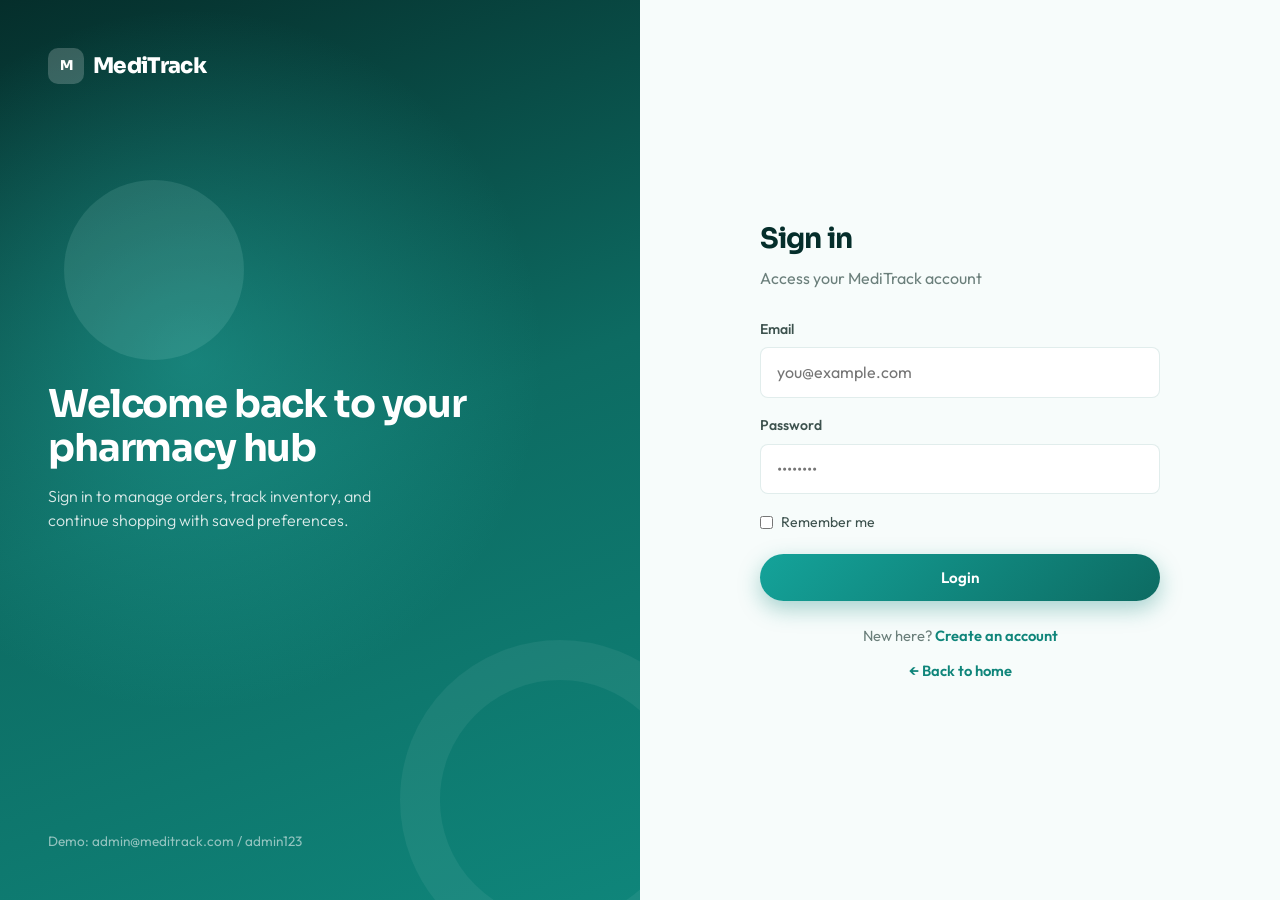
<file: medicare/login.html>
<!DOCTYPE html>
<html lang="en">
<head>
  <meta charset="UTF-8" />
  <meta name="viewport" content="width=device-width, initial-scale=1.0" />
  <title>Login — MediTrack</title>
  <link rel="stylesheet" href="css/style.css" />
</head>
<body>
  <div class="auth-page">
    <aside class="auth-visual">
      <a href="index.html" class="brand"><span class="brand-mark">M</span> MediTrack</a>
      <div class="auth-tagline">
        <h2>Welcome back to your pharmacy hub</h2>
        <p>Sign in to manage orders, track inventory, and continue shopping with saved preferences.</p>
      </div>
      <p style="opacity:0.55;font-size:0.85rem;position:relative;z-index:1">Demo: admin@meditrack.com / admin123</p>
    </aside>
    <div class="auth-form-wrap">
      <div class="auth-card">
        <h1>Sign in</h1>
        <p>Access your MediTrack account</p>
        <div id="login-alert" class="alert"></div>
        <form id="login-form">
          <div class="form-group">
            <label for="login-email">Email</label>
            <input type="email" id="login-email" placeholder="you@example.com" required />
          </div>
          <div class="form-group">
            <label for="login-password">Password</label>
            <input type="password" id="login-password" placeholder="••••••••" required />
          </div>
          <label class="form-check">
            <input type="checkbox" /> Remember me
          </label>
          <button type="submit" class="btn btn-primary btn-block">Login</button>
        </form>
        <div class="auth-footer">
          New here? <a href="register.html">Create an account</a>
          <br /><a href="index.html" style="display:inline-block;margin-top:0.75rem">← Back to home</a>
        </div>
      </div>
    </div>
  </div>
  <script src="js/data.js"></script>
  <script src="js/main.js"></script>
</body>
</html>
</file>
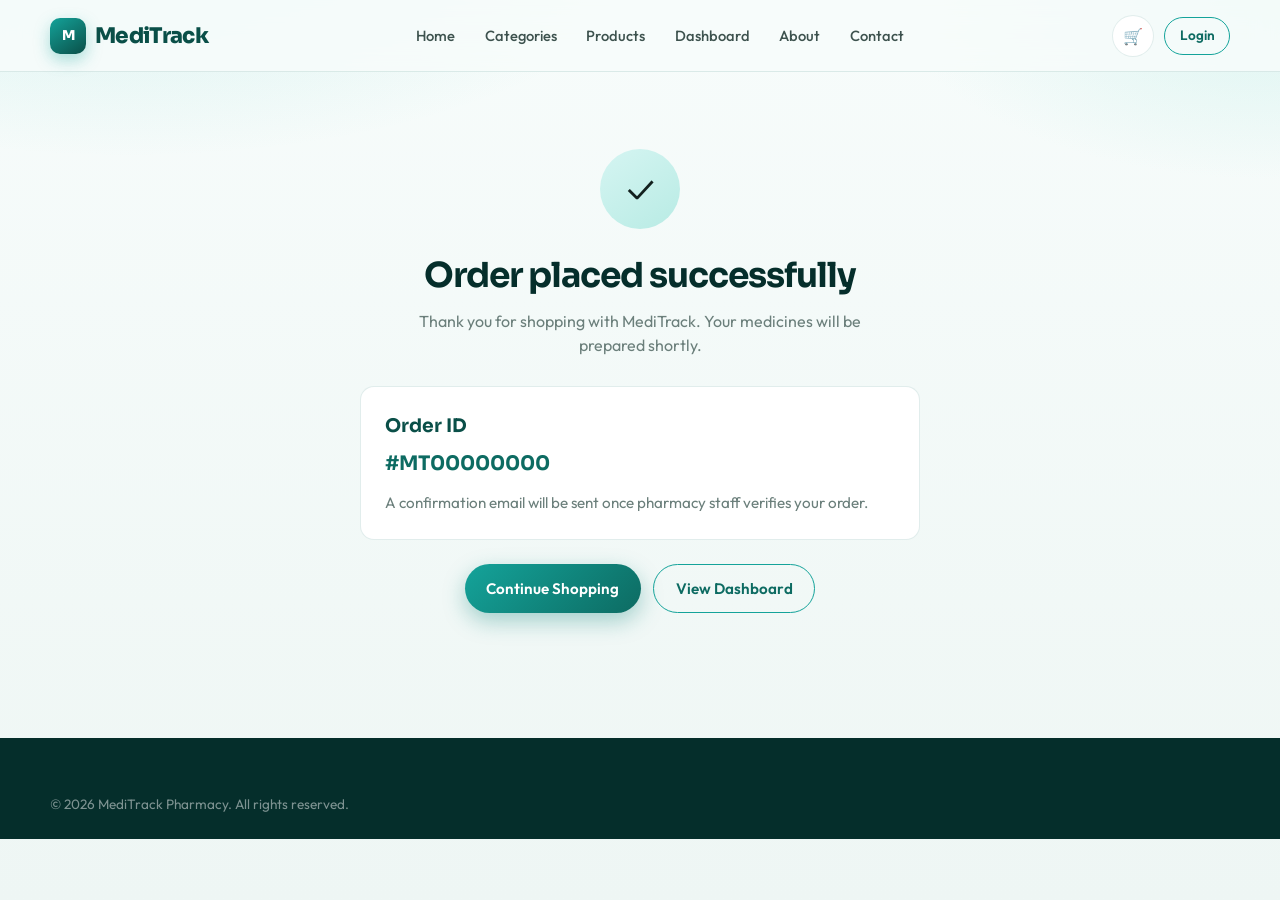
<file: medicare/order-success.html>
<!DOCTYPE html>
<html lang="en">
<head>
  <meta charset="UTF-8" />
  <meta name="viewport" content="width=device-width, initial-scale=1.0" />
  <title>Order Confirmed — MediTrack</title>
  <link rel="stylesheet" href="css/style.css" />
</head>
<body>
  <header class="site-header">
    <div class="container nav-inner">
      <a href="index.html" class="brand"><span class="brand-mark">M</span> MediTrack</a>
      <button class="menu-toggle" aria-label="Menu">☰</button>
      <nav class="nav-links">
        <a href="index.html">Home</a>
        <a href="categories.html">Categories</a>
        <a href="products.html">Products</a>
        <a href="dashboard.html">Dashboard</a>
        <a href="about.html">About</a>
        <a href="contact.html">Contact</a>
      </nav>
      <div class="nav-actions">
        <a href="cart.html" class="cart-btn" aria-label="Cart">🛒<span class="cart-count">0</span></a>
        <a href="login.html" class="btn btn-outline btn-sm">Login</a>
      </div>
    </div>
  </header>

  <main>
    <section class="section">
      <div class="container" style="max-width:560px;text-align:center">
        <div style="width:80px;height:80px;margin:0 auto 1.25rem;border-radius:50%;background:linear-gradient(145deg,var(--teal-100),var(--mint));display:grid;place-items:center;font-size:2.2rem">✓</div>
        <h1 class="section-title" style="text-align:center">Order placed successfully</h1>
        <p class="section-sub" style="margin-inline:auto;text-align:center">Thank you for shopping with MediTrack. Your medicines will be prepared shortly.</p>
        <div class="info-block" style="text-align:left;margin-bottom:1.5rem">
          <h3>Order ID</h3>
          <p id="order-id" style="font-family:var(--font-brand);font-size:1.25rem;color:var(--teal-800);font-weight:700">—</p>
          <p style="margin-top:0.75rem">A confirmation email will be sent once pharmacy staff verifies your order.</p>
        </div>
        <div style="display:flex;gap:0.75rem;justify-content:center;flex-wrap:wrap">
          <a href="products.html" class="btn btn-primary">Continue Shopping</a>
          <a href="dashboard.html" class="btn btn-outline">View Dashboard</a>
        </div>
      </div>
    </section>
  </main>

  <footer class="site-footer">
    <div class="container">
      <div class="footer-bottom" style="border:none;padding-top:0">
        <span>© 2026 MediTrack Pharmacy. All rights reserved.</span>
      </div>
    </div>
  </footer>

  <script src="js/data.js"></script>
  <script src="js/main.js"></script>
  <script>
    const order = new URLSearchParams(location.search).get('order') || 'MT00000000';
    document.getElementById('order-id').textContent = '#' + order;
  </script>
</body>
</html>
</file>
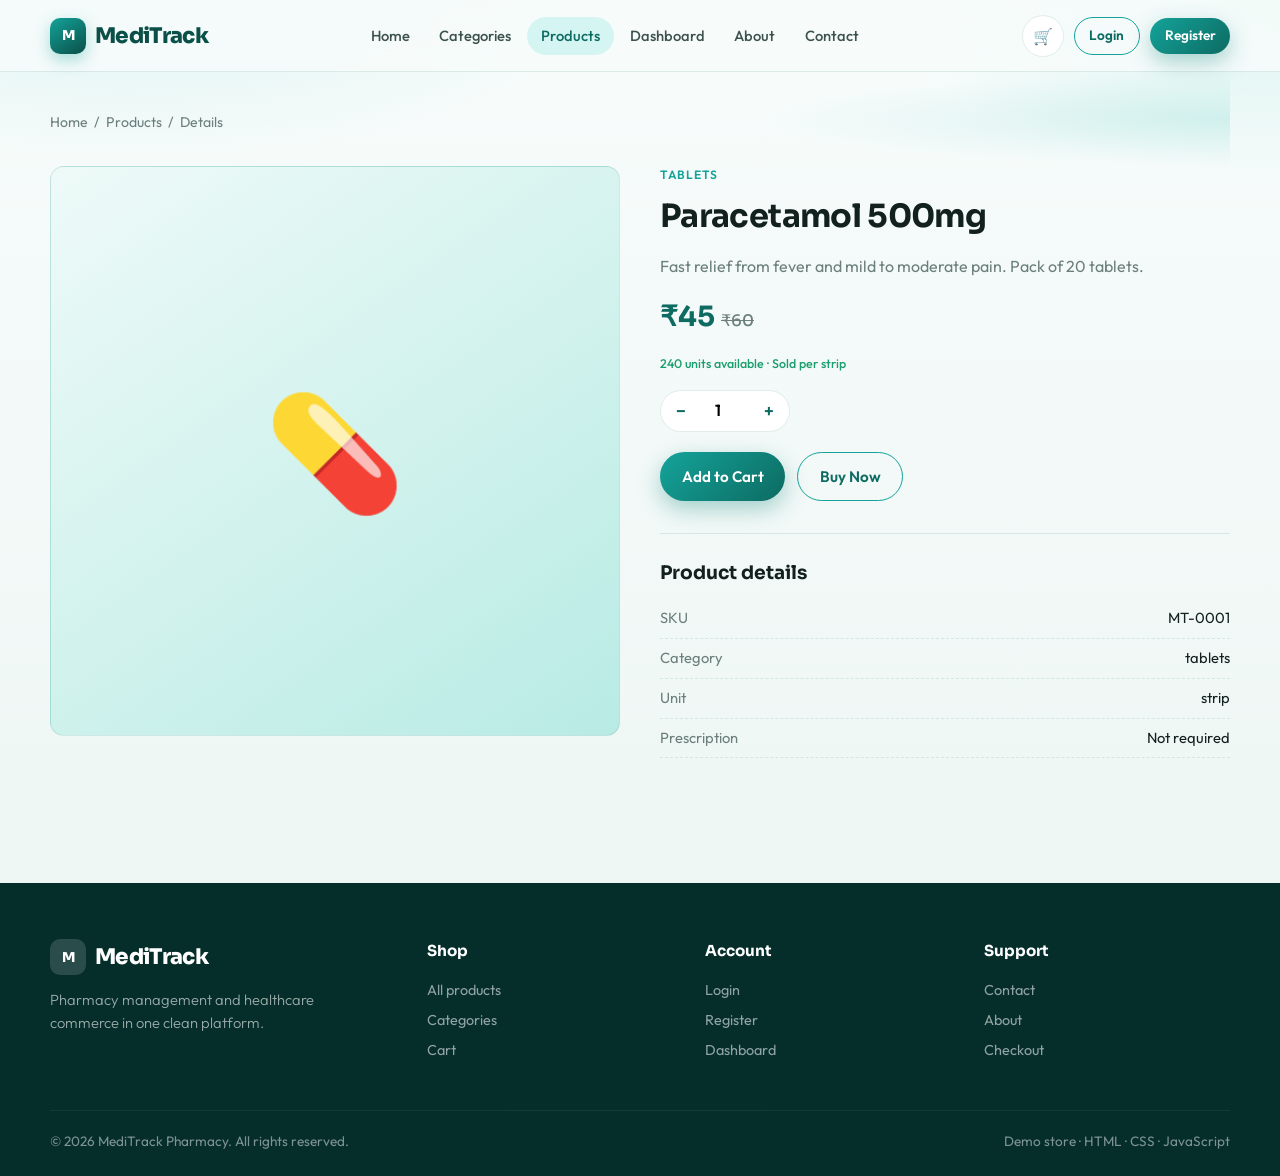
<file: medicare/product-detail.html>
<!DOCTYPE html>
<html lang="en">
<head>
  <meta charset="UTF-8" />
  <meta name="viewport" content="width=device-width, initial-scale=1.0" />
  <title>Product — MediTrack</title>
  <link rel="stylesheet" href="css/style.css" />
</head>
<body>
  <header class="site-header">
    <div class="container nav-inner">
      <a href="index.html" class="brand"><span class="brand-mark">M</span> MediTrack</a>
      <button class="menu-toggle" aria-label="Menu">☰</button>
      <nav class="nav-links">
        <a href="index.html">Home</a>
        <a href="categories.html">Categories</a>
        <a href="products.html" class="active">Products</a>
        <a href="dashboard.html">Dashboard</a>
        <a href="about.html">About</a>
        <a href="contact.html">Contact</a>
      </nav>
      <div class="nav-actions">
        <a href="cart.html" class="cart-btn" aria-label="Cart">🛒<span class="cart-count">0</span></a>
        <a href="login.html" class="btn btn-outline btn-sm">Login</a>
        <a href="register.html" class="btn btn-primary btn-sm">Register</a>
      </div>
    </div>
  </header>

  <main>
    <div class="container page-hero">
      <div class="breadcrumb"><a href="index.html">Home</a> / <a href="products.html">Products</a> / <span>Details</span></div>
    </div>
    <section class="section" style="padding-top:0">
      <div class="container">
        <div class="detail-layout" id="product-detail"></div>
      </div>
    </section>
  </main>

  <footer class="site-footer">
    <div class="container">
      <div class="footer-grid">
        <div>
          <a href="index.html" class="brand"><span class="brand-mark">M</span> MediTrack</a>
          <p class="footer-about">Pharmacy management and healthcare commerce in one clean platform.</p>
        </div>
        <div class="footer-col">
          <h4>Shop</h4>
          <a href="products.html">All products</a>
          <a href="categories.html">Categories</a>
          <a href="cart.html">Cart</a>
        </div>
        <div class="footer-col">
          <h4>Account</h4>
          <a href="login.html">Login</a>
          <a href="register.html">Register</a>
          <a href="dashboard.html">Dashboard</a>
        </div>
        <div class="footer-col">
          <h4>Support</h4>
          <a href="contact.html">Contact</a>
          <a href="about.html">About</a>
          <a href="checkout.html">Checkout</a>
        </div>
      </div>
      <div class="footer-bottom">
        <span>© 2026 MediTrack Pharmacy. All rights reserved.</span>
        <span>Demo store · HTML · CSS · JavaScript</span>
      </div>
    </div>
  </footer>

  <script src="js/data.js"></script>
  <script src="js/main.js"></script>
</body>
</html>
</file>
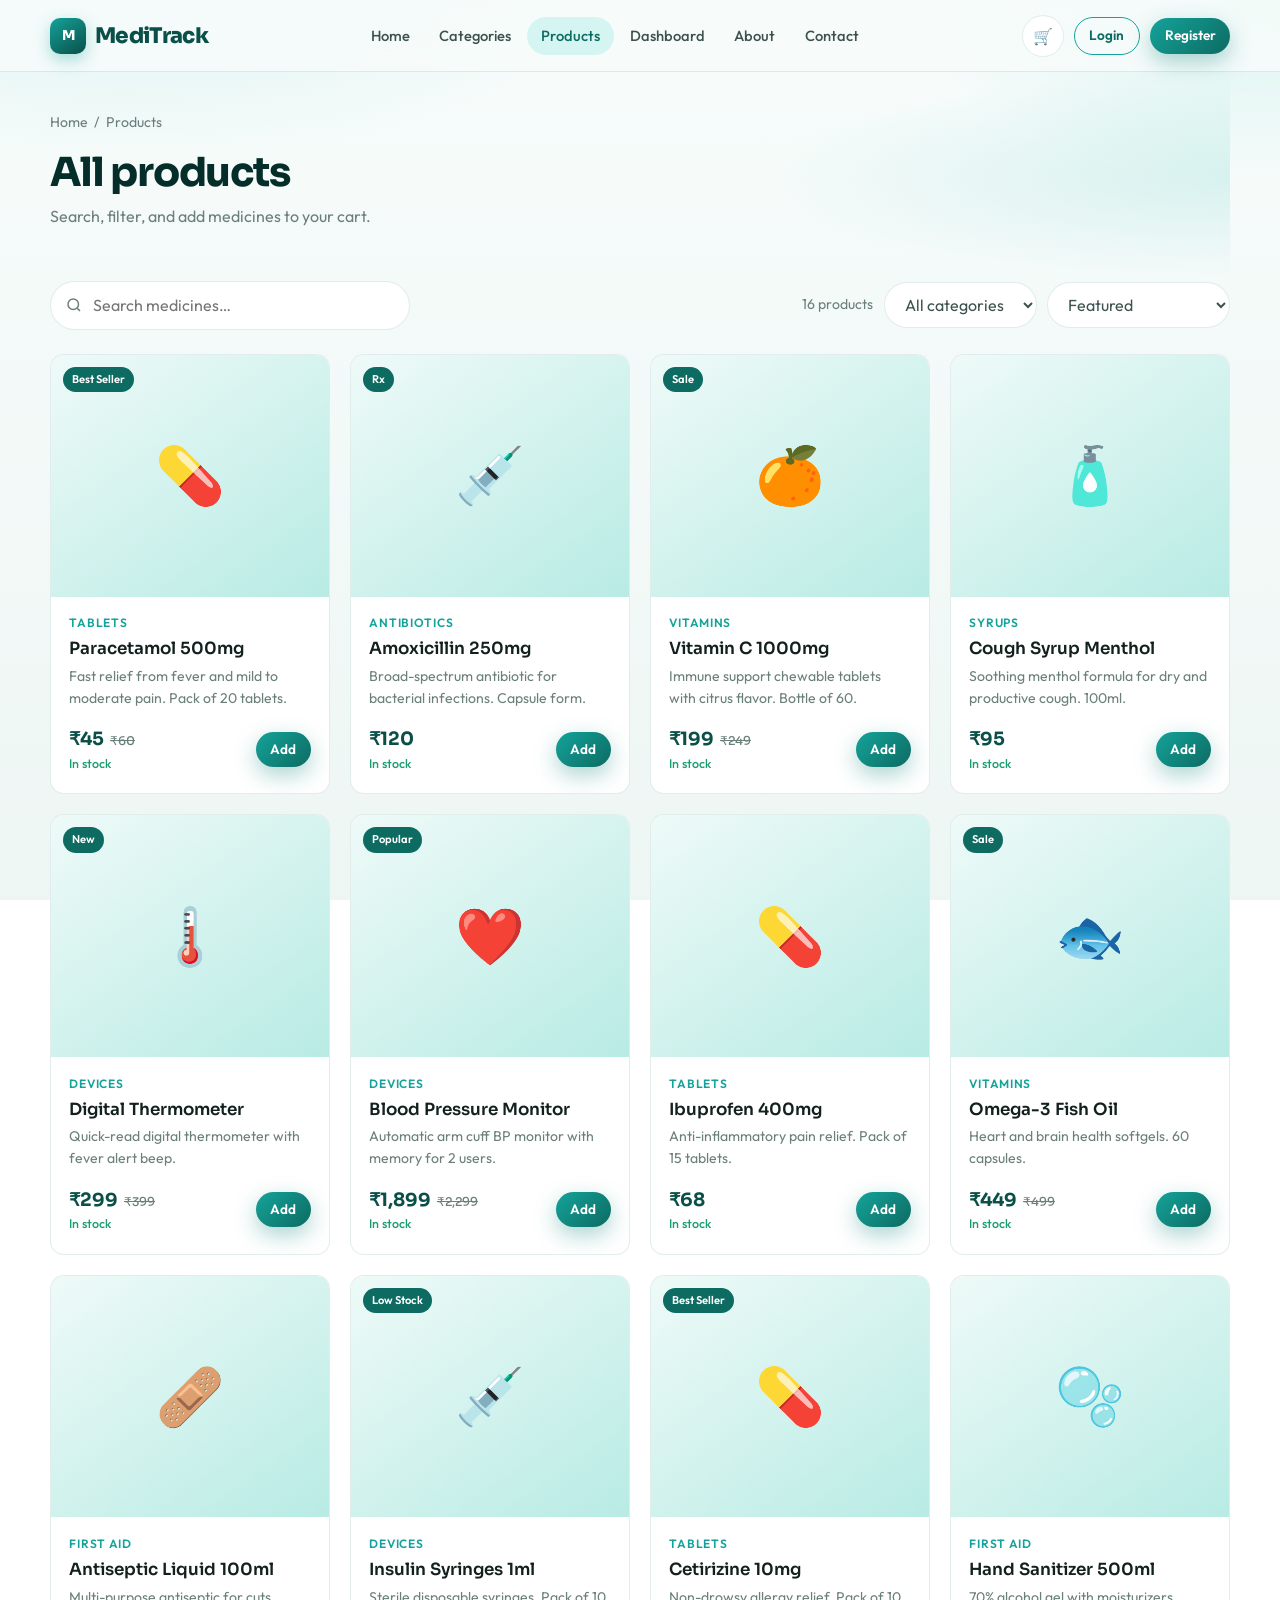
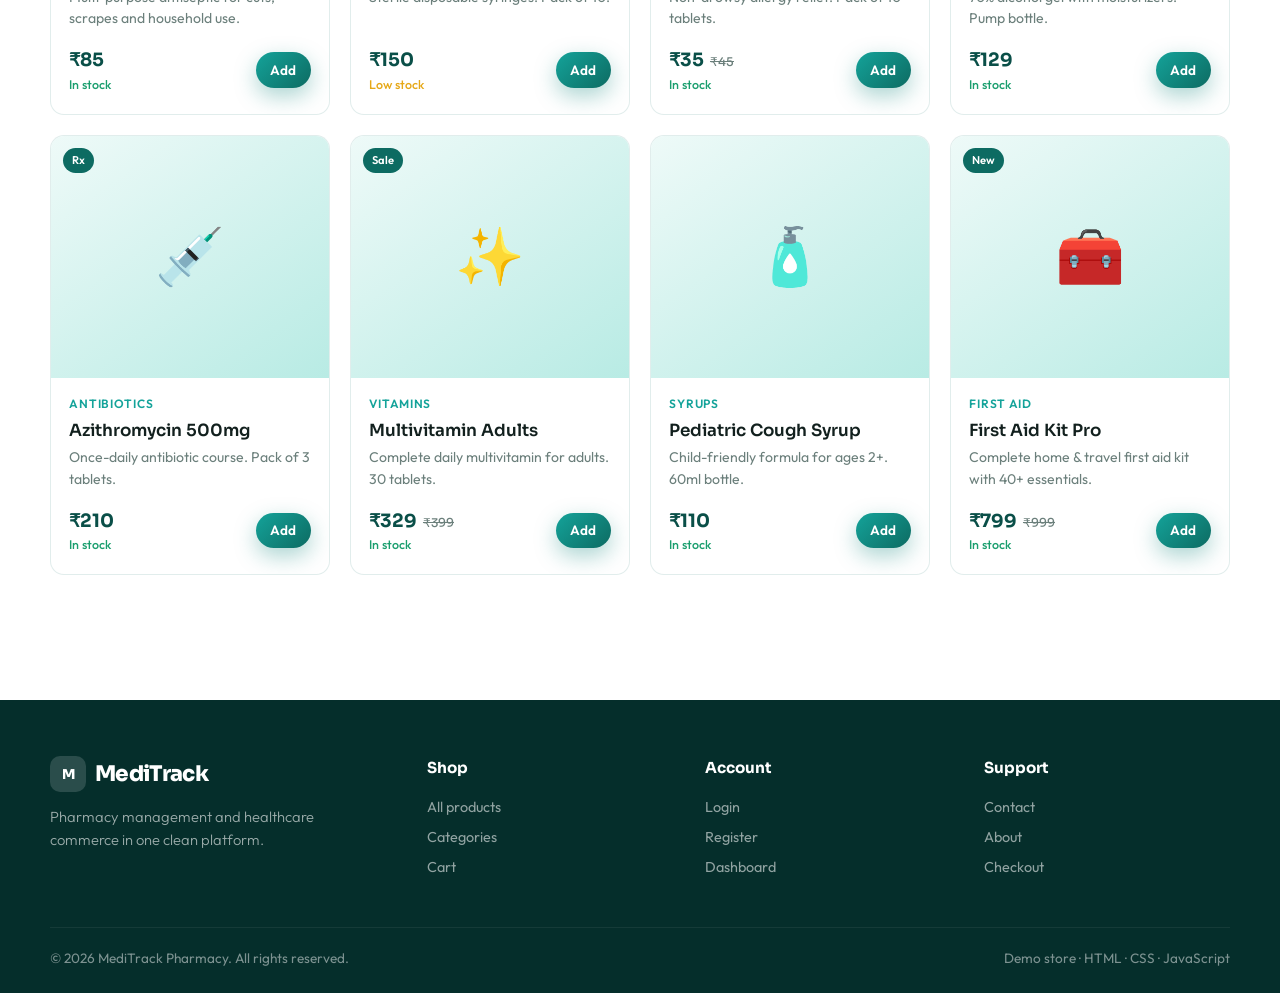
<file: medicare/products.html>
<!DOCTYPE html>
<html lang="en">
<head>
  <meta charset="UTF-8" />
  <meta name="viewport" content="width=device-width, initial-scale=1.0" />
  <title>Products — MediTrack</title>
  <link rel="stylesheet" href="css/style.css" />
</head>
<body>
  <header class="site-header">
    <div class="container nav-inner">
      <a href="index.html" class="brand"><span class="brand-mark">M</span> MediTrack</a>
      <button class="menu-toggle" aria-label="Menu">☰</button>
      <nav class="nav-links">
        <a href="index.html">Home</a>
        <a href="categories.html">Categories</a>
        <a href="products.html" class="active">Products</a>
        <a href="dashboard.html">Dashboard</a>
        <a href="about.html">About</a>
        <a href="contact.html">Contact</a>
      </nav>
      <div class="nav-actions">
        <a href="cart.html" class="cart-btn" aria-label="Cart">🛒<span class="cart-count">0</span></a>
        <a href="login.html" class="btn btn-outline btn-sm">Login</a>
        <a href="register.html" class="btn btn-primary btn-sm">Register</a>
      </div>
    </div>
  </header>

  <main>
    <div class="container page-hero">
      <div class="breadcrumb"><a href="index.html">Home</a> / <span>Products</span></div>
      <h1>All products</h1>
      <p class="section-sub">Search, filter, and add medicines to your cart.</p>
    </div>

    <section class="section" style="padding-top:0">
      <div class="container">
        <div class="toolbar">
          <div class="search-box">
            <svg viewBox="0 0 24 24" fill="none" stroke="currentColor" stroke-width="2"><circle cx="11" cy="11" r="7"/><path d="M20 20l-3.5-3.5"/></svg>
            <input type="search" id="product-search" placeholder="Search medicines…" />
          </div>
          <div style="display:flex;flex-wrap:wrap;gap:0.65rem;align-items:center">
            <span id="product-count" style="font-size:0.88rem;color:var(--muted)"></span>
            <select id="category-filter" class="filter-select"></select>
            <select id="sort-filter" class="filter-select">
              <option value="featured">Featured</option>
              <option value="price-asc">Price: Low to High</option>
              <option value="price-desc">Price: High to Low</option>
              <option value="name">Name A–Z</option>
            </select>
          </div>
        </div>
        <div class="product-grid" id="products-grid"></div>
      </div>
    </section>
  </main>

  <footer class="site-footer">
    <div class="container">
      <div class="footer-grid">
        <div>
          <a href="index.html" class="brand"><span class="brand-mark">M</span> MediTrack</a>
          <p class="footer-about">Pharmacy management and healthcare commerce in one clean platform.</p>
        </div>
        <div class="footer-col">
          <h4>Shop</h4>
          <a href="products.html">All products</a>
          <a href="categories.html">Categories</a>
          <a href="cart.html">Cart</a>
        </div>
        <div class="footer-col">
          <h4>Account</h4>
          <a href="login.html">Login</a>
          <a href="register.html">Register</a>
          <a href="dashboard.html">Dashboard</a>
        </div>
        <div class="footer-col">
          <h4>Support</h4>
          <a href="contact.html">Contact</a>
          <a href="about.html">About</a>
          <a href="checkout.html">Checkout</a>
        </div>
      </div>
      <div class="footer-bottom">
        <span>© 2026 MediTrack Pharmacy. All rights reserved.</span>
        <span>Demo store · HTML · CSS · JavaScript</span>
      </div>
    </div>
  </footer>

  <script src="js/data.js"></script>
  <script src="js/main.js"></script>
</body>
</html>
</file>
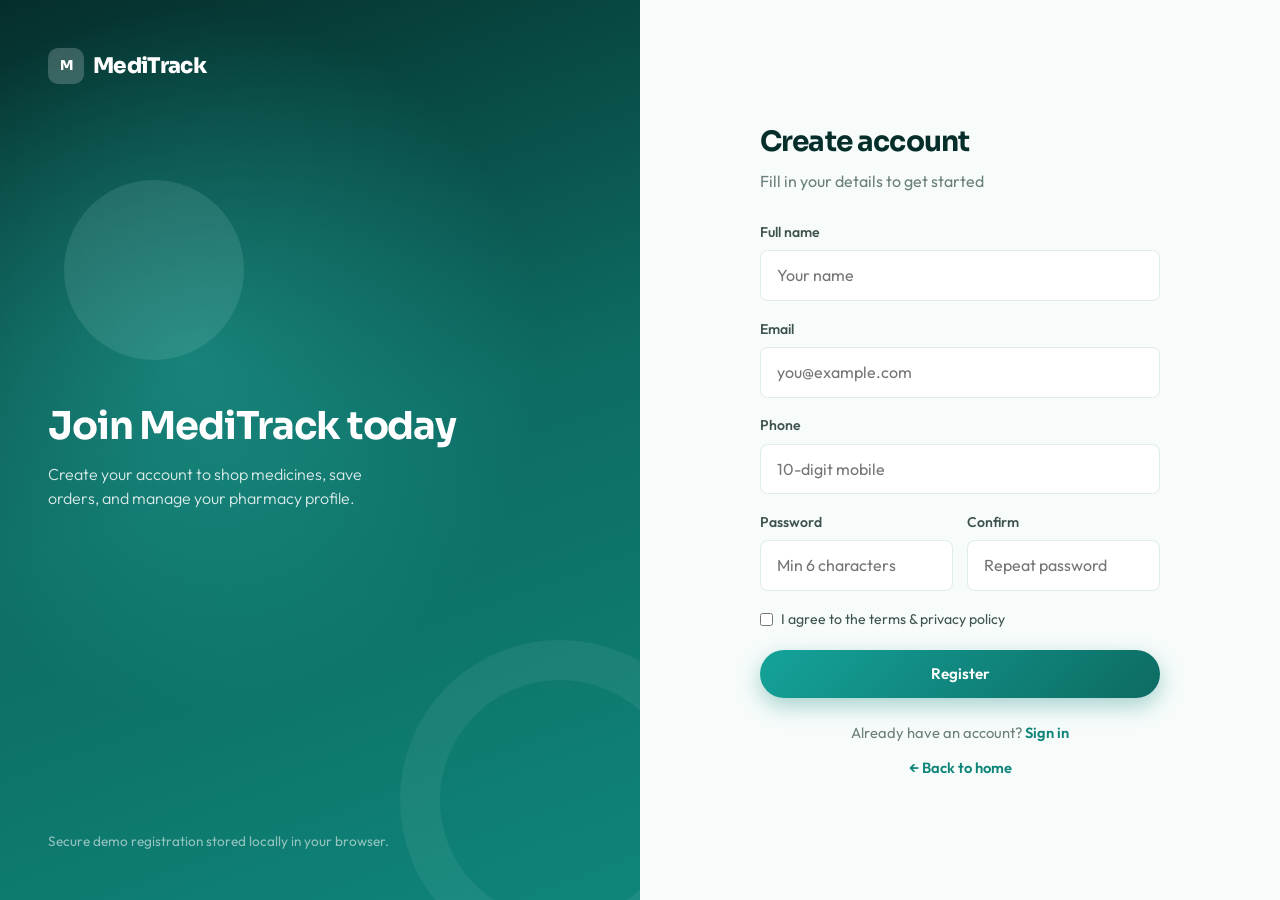
<file: medicare/register.html>
<!DOCTYPE html>
<html lang="en">
<head>
  <meta charset="UTF-8" />
  <meta name="viewport" content="width=device-width, initial-scale=1.0" />
  <title>Register — MediTrack</title>
  <link rel="stylesheet" href="css/style.css" />
</head>
<body>
  <div class="auth-page">
    <aside class="auth-visual">
      <a href="index.html" class="brand"><span class="brand-mark">M</span> MediTrack</a>
      <div class="auth-tagline">
        <h2>Join MediTrack today</h2>
        <p>Create your account to shop medicines, save orders, and manage your pharmacy profile.</p>
      </div>
      <p style="opacity:0.55;font-size:0.85rem;position:relative;z-index:1">Secure demo registration stored locally in your browser.</p>
    </aside>
    <div class="auth-form-wrap">
      <div class="auth-card">
        <h1>Create account</h1>
        <p>Fill in your details to get started</p>
        <div id="reg-alert" class="alert"></div>
        <form id="register-form">
          <div class="form-group">
            <label for="reg-name">Full name</label>
            <input type="text" id="reg-name" placeholder="Your name" required />
          </div>
          <div class="form-group">
            <label for="reg-email">Email</label>
            <input type="email" id="reg-email" placeholder="you@example.com" required />
          </div>
          <div class="form-group">
            <label for="reg-phone">Phone</label>
            <input type="tel" id="reg-phone" placeholder="10-digit mobile" required />
          </div>
          <div class="form-row">
            <div class="form-group">
              <label for="reg-password">Password</label>
              <input type="password" id="reg-password" placeholder="Min 6 characters" required />
            </div>
            <div class="form-group">
              <label for="reg-confirm">Confirm</label>
              <input type="password" id="reg-confirm" placeholder="Repeat password" required />
            </div>
          </div>
          <label class="form-check">
            <input type="checkbox" required /> I agree to the terms & privacy policy
          </label>
          <button type="submit" class="btn btn-primary btn-block">Register</button>
        </form>
        <div class="auth-footer">
          Already have an account? <a href="login.html">Sign in</a>
          <br /><a href="index.html" style="display:inline-block;margin-top:0.75rem">← Back to home</a>
        </div>
      </div>
    </div>
  </div>
  <script src="js/data.js"></script>
  <script src="js/main.js"></script>
</body>
</html>
</file>
<file: medicare/css/style.css>
/* MediTrack — Pharmacy Management */
@import url('https://fonts.googleapis.com/css2?family=Sora:wght@400;500;600;700;800&family=Outfit:wght@300;400;500;600;700&display=swap');

:root {
  --teal-950: #052e2b;
  --teal-900: #0a4f48;
  --teal-800: #0d6b62;
  --teal-700: #0f857a;
  --teal-600: #14a39a;
  --teal-500: #2bbdb3;
  --teal-100: #d5f5f2;
  --teal-50: #eefaf8;
  --mint: #b8ebe4;
  --ink: #12201e;
  --ink-soft: #3d524e;
  --muted: #6b7f7b;
  --paper: #f7fcfb;
  --white: #ffffff;
  --line: rgba(13, 107, 98, 0.12);
  --danger: #d64545;
  --warning: #e6a817;
  --success: #1a9e6e;
  --radius: 14px;
  --radius-sm: 8px;
  --shadow: 0 12px 40px rgba(5, 46, 43, 0.1);
  --shadow-sm: 0 4px 16px rgba(5, 46, 43, 0.06);
  --font-brand: 'Sora', sans-serif;
  --font-body: 'Outfit', sans-serif;
  --nav-h: 72px;
  --max: 1180px;
  --transition: 0.28s cubic-bezier(0.22, 1, 0.36, 1);
}

*,
*::before,
*::after {
  box-sizing: border-box;
  margin: 0;
  padding: 0;
}

html {
  scroll-behavior: smooth;
}

body {
  font-family: var(--font-body);
  color: var(--ink);
  background:
    radial-gradient(ellipse 80% 50% at 10% -10%, rgba(43, 189, 179, 0.18), transparent 55%),
    radial-gradient(ellipse 60% 40% at 100% 0%, rgba(184, 235, 228, 0.45), transparent 50%),
    linear-gradient(180deg, var(--paper) 0%, #eef6f4 100%);
  background-attachment: fixed;
  min-height: 100vh;
  line-height: 1.55;
  font-size: 16px;
}

img {
  max-width: 100%;
  display: block;
}

a {
  color: inherit;
  text-decoration: none;
}

ul {
  list-style: none;
}

button,
input,
select,
textarea {
  font: inherit;
}

.container {
  width: min(100% - 2rem, var(--max));
  margin-inline: auto;
}

/* ——— Typography ——— */
.brand {
  font-family: var(--font-brand);
  font-weight: 800;
  letter-spacing: -0.03em;
  font-size: 1.35rem;
  color: var(--teal-900);
  display: inline-flex;
  align-items: center;
  gap: 0.55rem;
}

.brand-mark {
  width: 36px;
  height: 36px;
  border-radius: 10px;
  background: linear-gradient(145deg, var(--teal-600), var(--teal-900));
  display: grid;
  place-items: center;
  color: white;
  font-size: 0.85rem;
  box-shadow: 0 6px 16px rgba(20, 163, 154, 0.35);
}

.section-title {
  font-family: var(--font-brand);
  font-size: clamp(1.6rem, 3vw, 2.15rem);
  font-weight: 700;
  letter-spacing: -0.03em;
  color: var(--teal-950);
  margin-bottom: 0.4rem;
}

.section-sub {
  color: var(--muted);
  max-width: 42ch;
  margin-bottom: 1.75rem;
}

/* ——— Buttons ——— */
.btn {
  display: inline-flex;
  align-items: center;
  justify-content: center;
  gap: 0.45rem;
  padding: 0.75rem 1.35rem;
  border-radius: 999px;
  border: none;
  cursor: pointer;
  font-weight: 600;
  font-size: 0.95rem;
  transition: transform var(--transition), box-shadow var(--transition), background var(--transition);
}

.btn:active {
  transform: scale(0.98);
}

.btn-primary {
  background: linear-gradient(135deg, var(--teal-600), var(--teal-800));
  color: white;
  box-shadow: 0 8px 22px rgba(15, 133, 122, 0.35);
}

.btn-primary:hover {
  box-shadow: 0 12px 28px rgba(15, 133, 122, 0.45);
  transform: translateY(-1px);
}

.btn-outline {
  background: transparent;
  color: var(--teal-800);
  border: 1.5px solid var(--teal-600);
}

.btn-outline:hover {
  background: var(--teal-50);
}

.btn-ghost {
  background: rgba(255, 255, 255, 0.2);
  color: white;
  border: 1px solid rgba(255, 255, 255, 0.35);
  backdrop-filter: blur(8px);
}

.btn-ghost:hover {
  background: rgba(255, 255, 255, 0.3);
}

.btn-sm {
  padding: 0.45rem 0.9rem;
  font-size: 0.85rem;
}

.btn-block {
  width: 100%;
}

.btn-danger {
  background: var(--danger);
  color: white;
}

/* ——— Header ——— */
.site-header {
  position: sticky;
  top: 0;
  z-index: 100;
  height: var(--nav-h);
  backdrop-filter: blur(14px);
  background: rgba(247, 252, 251, 0.85);
  border-bottom: 1px solid var(--line);
}

.nav-inner {
  height: var(--nav-h);
  display: flex;
  align-items: center;
  justify-content: space-between;
  gap: 1rem;
}

.nav-links {
  display: flex;
  align-items: center;
  gap: 0.15rem;
}

.nav-links a {
  padding: 0.45rem 0.85rem;
  border-radius: 999px;
  font-weight: 500;
  font-size: 0.92rem;
  color: var(--ink-soft);
  transition: background var(--transition), color var(--transition);
}

.nav-links a:hover,
.nav-links a.active {
  color: var(--teal-800);
  background: var(--teal-100);
}

.nav-actions {
  display: flex;
  align-items: center;
  gap: 0.65rem;
}

.cart-btn {
  position: relative;
  width: 42px;
  height: 42px;
  border-radius: 50%;
  border: 1px solid var(--line);
  background: white;
  display: grid;
  place-items: center;
  cursor: pointer;
  color: var(--teal-800);
  transition: box-shadow var(--transition);
}

.cart-btn:hover {
  box-shadow: var(--shadow-sm);
}

.cart-count {
  position: absolute;
  top: -2px;
  right: -2px;
  min-width: 18px;
  height: 18px;
  padding: 0 4px;
  border-radius: 999px;
  background: var(--teal-600);
  color: white;
  font-size: 0.68rem;
  font-weight: 700;
  display: grid;
  place-items: center;
}

.menu-toggle {
  display: none;
  width: 42px;
  height: 42px;
  border: 1px solid var(--line);
  background: white;
  border-radius: 10px;
  cursor: pointer;
}

/* ——— Hero Slider ——— */
.hero-slider {
  position: relative;
  min-height: calc(100vh - var(--nav-h));
  overflow: hidden;
}

.slide {
  position: absolute;
  inset: 0;
  opacity: 0;
  visibility: hidden;
  transition: opacity 0.7s ease, visibility 0.7s;
  display: grid;
  align-items: end;
  background-size: cover;
  background-position: center;
}

.slide::before {
  content: '';
  position: absolute;
  inset: 0;
  background:
    linear-gradient(105deg, rgba(5, 46, 43, 0.88) 0%, rgba(10, 79, 72, 0.55) 45%, rgba(5, 46, 43, 0.25) 100%),
    linear-gradient(0deg, rgba(5, 46, 43, 0.7) 0%, transparent 50%);
}

.slide.active {
  opacity: 1;
  visibility: visible;
  position: relative;
}

.slide-1 {
  background-image:
    radial-gradient(circle at 80% 30%, rgba(43, 189, 179, 0.35), transparent 40%),
    linear-gradient(160deg, #0a4f48 0%, #0d6b62 40%, #145a52 100%);
}

.slide-2 {
  background-image:
    radial-gradient(circle at 70% 60%, rgba(184, 235, 228, 0.2), transparent 45%),
    linear-gradient(145deg, #052e2b 0%, #0f857a 55%, #0a4f48 100%);
}

.slide-3 {
  background-image:
    radial-gradient(circle at 20% 80%, rgba(43, 189, 179, 0.3), transparent 40%),
    linear-gradient(180deg, #0d6b62 0%, #052e2b 100%);
}

.slide-content {
  position: relative;
  z-index: 2;
  padding: clamp(3rem, 8vw, 6rem) 0;
  color: white;
  max-width: 560px;
  animation: riseIn 0.8s var(--transition) both;
}

.slide.active .slide-content {
  animation: riseIn 0.8s ease both;
}

@keyframes riseIn {
  from {
    opacity: 0;
    transform: translateY(28px);
  }
  to {
    opacity: 1;
    transform: translateY(0);
  }
}

.slide-brand {
  font-family: var(--font-brand);
  font-size: clamp(2.4rem, 6vw, 4rem);
  font-weight: 800;
  letter-spacing: -0.04em;
  line-height: 1.05;
  margin-bottom: 0.75rem;
}

.slide-text {
  font-size: 1.1rem;
  opacity: 0.9;
  margin-bottom: 1.75rem;
  font-weight: 300;
  max-width: 36ch;
}

.slide-actions {
  display: flex;
  flex-wrap: wrap;
  gap: 0.75rem;
}

.slider-nav {
  position: absolute;
  bottom: 2rem;
  left: 50%;
  transform: translateX(-50%);
  z-index: 5;
  display: flex;
  gap: 0.5rem;
}

.dot {
  width: 10px;
  height: 10px;
  border-radius: 50%;
  border: none;
  background: rgba(255, 255, 255, 0.35);
  cursor: pointer;
  transition: width var(--transition), background var(--transition);
}

.dot.active {
  width: 28px;
  border-radius: 999px;
  background: white;
}

.slider-arrows {
  position: absolute;
  inset: 0;
  z-index: 4;
  pointer-events: none;
  display: flex;
  align-items: center;
  justify-content: space-between;
  padding: 0 1rem;
}

.slider-arrows button {
  pointer-events: auto;
  width: 46px;
  height: 46px;
  border-radius: 50%;
  border: 1px solid rgba(255, 255, 255, 0.3);
  background: rgba(255, 255, 255, 0.12);
  color: white;
  cursor: pointer;
  backdrop-filter: blur(6px);
  transition: background var(--transition);
}

.slider-arrows button:hover {
  background: rgba(255, 255, 255, 0.25);
}

/* ——— Sections ——— */
.section {
  padding: clamp(3rem, 6vw, 5rem) 0;
}

.features {
  display: grid;
  grid-template-columns: repeat(3, 1fr);
  gap: 1.25rem;
  margin-top: -3.5rem;
  position: relative;
  z-index: 10;
}

.feature {
  background: white;
  border: 1px solid var(--line);
  border-radius: var(--radius);
  padding: 1.5rem;
  box-shadow: var(--shadow-sm);
  transition: transform var(--transition), box-shadow var(--transition);
}

.feature:hover {
  transform: translateY(-4px);
  box-shadow: var(--shadow);
}

.feature-icon {
  width: 48px;
  height: 48px;
  border-radius: 12px;
  background: linear-gradient(145deg, var(--teal-100), var(--mint));
  display: grid;
  place-items: center;
  font-size: 1.35rem;
  margin-bottom: 1rem;
  color: var(--teal-800);
}

.feature h3 {
  font-family: var(--font-brand);
  font-size: 1.05rem;
  margin-bottom: 0.35rem;
  color: var(--teal-950);
}

.feature p {
  color: var(--muted);
  font-size: 0.92rem;
}

/* ——— Category grid ——— */
.cat-grid {
  display: grid;
  grid-template-columns: repeat(auto-fill, minmax(160px, 1fr));
  gap: 1rem;
}

.cat-item {
  background: white;
  border: 1px solid var(--line);
  border-radius: var(--radius);
  padding: 1.35rem 1rem;
  text-align: center;
  transition: transform var(--transition), border-color var(--transition), box-shadow var(--transition);
  cursor: pointer;
}

.cat-item:hover {
  transform: translateY(-3px);
  border-color: var(--teal-500);
  box-shadow: var(--shadow-sm);
}

.cat-icon {
  width: 56px;
  height: 56px;
  margin: 0 auto 0.85rem;
  border-radius: 16px;
  background: var(--teal-50);
  display: grid;
  place-items: center;
  font-size: 1.5rem;
  color: var(--teal-700);
}

.cat-item h3 {
  font-family: var(--font-brand);
  font-size: 0.95rem;
  font-weight: 600;
  margin-bottom: 0.2rem;
}

.cat-item span {
  font-size: 0.8rem;
  color: var(--muted);
}

/* ——— Product cards ——— */
.product-grid {
  display: grid;
  grid-template-columns: repeat(auto-fill, minmax(240px, 1fr));
  gap: 1.25rem;
}

.product-card {
  background: white;
  border: 1px solid var(--line);
  border-radius: var(--radius);
  overflow: hidden;
  display: flex;
  flex-direction: column;
  transition: transform var(--transition), box-shadow var(--transition);
}

.product-card:hover {
  transform: translateY(-4px);
  box-shadow: var(--shadow);
}

.product-img {
  aspect-ratio: 1.15;
  background:
    linear-gradient(145deg, var(--teal-50), var(--mint)),
    repeating-linear-gradient(-45deg, transparent, transparent 8px, rgba(13, 107, 98, 0.03) 8px, rgba(13, 107, 98, 0.03) 16px);
  display: grid;
  place-items: center;
  position: relative;
  font-size: 3.5rem;
  color: var(--teal-700);
}

.product-badge {
  position: absolute;
  top: 0.75rem;
  left: 0.75rem;
  background: var(--teal-800);
  color: white;
  font-size: 0.7rem;
  font-weight: 600;
  padding: 0.25rem 0.55rem;
  border-radius: 999px;
}

.product-body {
  padding: 1.1rem 1.15rem 1.25rem;
  display: flex;
  flex-direction: column;
  flex: 1;
  gap: 0.35rem;
}

.product-cat {
  font-size: 0.75rem;
  text-transform: uppercase;
  letter-spacing: 0.06em;
  color: var(--teal-600);
  font-weight: 600;
}

.product-body h3 {
  font-family: var(--font-brand);
  font-size: 1.05rem;
  font-weight: 600;
  line-height: 1.3;
}

.product-desc {
  font-size: 0.88rem;
  color: var(--muted);
  flex: 1;
}

.product-meta {
  display: flex;
  align-items: center;
  justify-content: space-between;
  margin-top: 0.65rem;
  gap: 0.5rem;
}

.price {
  font-family: var(--font-brand);
  font-weight: 700;
  font-size: 1.15rem;
  color: var(--teal-900);
}

.price small {
  font-size: 0.75rem;
  font-weight: 500;
  color: var(--muted);
  text-decoration: line-through;
  margin-left: 0.35rem;
}

.stock {
  font-size: 0.78rem;
  color: var(--success);
  font-weight: 500;
}

.stock.low {
  color: var(--warning);
}

.stock.out {
  color: var(--danger);
}

/* ——— Page hero (inner) ——— */
.page-hero {
  padding: 2.5rem 0 1.5rem;
  position: relative;
}

.page-hero::after {
  content: '';
  position: absolute;
  right: 0;
  top: 0;
  width: 40%;
  height: 100%;
  background: radial-gradient(ellipse at right, rgba(43, 189, 179, 0.15), transparent 70%);
  pointer-events: none;
}

.page-hero h1 {
  font-family: var(--font-brand);
  font-size: clamp(1.8rem, 4vw, 2.5rem);
  font-weight: 750;
  letter-spacing: -0.03em;
  color: var(--teal-950);
}

.breadcrumb {
  display: flex;
  flex-wrap: wrap;
  gap: 0.4rem;
  font-size: 0.88rem;
  color: var(--muted);
  margin-bottom: 0.5rem;
}

.breadcrumb a:hover {
  color: var(--teal-700);
}

/* ——— Filters ——— */
.toolbar {
  display: flex;
  flex-wrap: wrap;
  gap: 0.75rem;
  align-items: center;
  justify-content: space-between;
  margin-bottom: 1.5rem;
}

.search-box {
  flex: 1;
  min-width: 200px;
  max-width: 360px;
  position: relative;
}

.search-box input {
  width: 100%;
  padding: 0.7rem 1rem 0.7rem 2.6rem;
  border: 1px solid var(--line);
  border-radius: 999px;
  background: white;
  outline: none;
  transition: border-color var(--transition), box-shadow var(--transition);
}

.search-box input:focus {
  border-color: var(--teal-500);
  box-shadow: 0 0 0 3px rgba(43, 189, 179, 0.2);
}

.search-box svg {
  position: absolute;
  left: 0.95rem;
  top: 50%;
  transform: translateY(-50%);
  color: var(--muted);
  width: 18px;
  height: 18px;
}

.filter-select {
  padding: 0.7rem 1rem;
  border: 1px solid var(--line);
  border-radius: 999px;
  background: white;
  outline: none;
  color: var(--ink-soft);
  cursor: pointer;
}

.filter-select:focus {
  border-color: var(--teal-500);
}

/* ——— Auth pages ——— */
.auth-page {
  min-height: 100vh;
  display: grid;
  grid-template-columns: 1fr 1fr;
}

.auth-visual {
  background:
    radial-gradient(circle at 30% 40%, rgba(43, 189, 179, 0.4), transparent 50%),
    linear-gradient(160deg, var(--teal-950) 0%, var(--teal-800) 50%, var(--teal-700) 100%);
  color: white;
  padding: 3rem;
  display: flex;
  flex-direction: column;
  justify-content: space-between;
  position: relative;
  overflow: hidden;
}

.auth-visual::before {
  content: '';
  position: absolute;
  width: 320px;
  height: 320px;
  border-radius: 50%;
  border: 40px solid rgba(255, 255, 255, 0.06);
  right: -80px;
  bottom: -60px;
  animation: floatOrb 8s ease-in-out infinite;
}

.auth-visual::after {
  content: '';
  position: absolute;
  width: 180px;
  height: 180px;
  border-radius: 50%;
  background: rgba(184, 235, 228, 0.12);
  left: 10%;
  top: 20%;
  animation: floatOrb 6s ease-in-out infinite reverse;
}

@keyframes floatOrb {
  0%, 100% { transform: translateY(0); }
  50% { transform: translateY(-18px); }
}

.auth-visual .brand {
  color: white;
  position: relative;
  z-index: 1;
}

.auth-visual .brand-mark {
  background: rgba(255, 255, 255, 0.2);
  box-shadow: none;
}

.auth-tagline {
  position: relative;
  z-index: 1;
}

.auth-tagline h2 {
  font-family: var(--font-brand);
  font-size: clamp(1.8rem, 3vw, 2.6rem);
  font-weight: 700;
  letter-spacing: -0.03em;
  line-height: 1.15;
  margin-bottom: 0.85rem;
}

.auth-tagline p {
  opacity: 0.85;
  max-width: 32ch;
  font-weight: 300;
}

.auth-form-wrap {
  display: flex;
  align-items: center;
  justify-content: center;
  padding: 2rem;
  background: var(--paper);
}

.auth-card {
  width: 100%;
  max-width: 400px;
}

.auth-card h1 {
  font-family: var(--font-brand);
  font-size: 1.75rem;
  font-weight: 700;
  letter-spacing: -0.03em;
  margin-bottom: 0.35rem;
  color: var(--teal-950);
}

.auth-card > p {
  color: var(--muted);
  margin-bottom: 1.75rem;
}

.form-group {
  margin-bottom: 1.1rem;
}

.form-group label {
  display: block;
  font-size: 0.88rem;
  font-weight: 550;
  margin-bottom: 0.4rem;
  color: var(--ink-soft);
}

.form-group input,
.form-group select,
.form-group textarea {
  width: 100%;
  padding: 0.75rem 1rem;
  border: 1px solid var(--line);
  border-radius: var(--radius-sm);
  background: white;
  outline: none;
  transition: border-color var(--transition), box-shadow var(--transition);
}

.form-group input:focus,
.form-group select:focus,
.form-group textarea:focus {
  border-color: var(--teal-500);
  box-shadow: 0 0 0 3px rgba(43, 189, 179, 0.2);
}

.form-row {
  display: grid;
  grid-template-columns: 1fr 1fr;
  gap: 0.85rem;
}

.form-check {
  display: flex;
  align-items: center;
  gap: 0.5rem;
  font-size: 0.88rem;
  color: var(--ink-soft);
  margin-bottom: 1.25rem;
}

.form-check input {
  accent-color: var(--teal-600);
}

.auth-footer {
  text-align: center;
  margin-top: 1.5rem;
  font-size: 0.92rem;
  color: var(--muted);
}

.auth-footer a {
  color: var(--teal-700);
  font-weight: 600;
}

.auth-footer a:hover {
  text-decoration: underline;
}

.alert {
  padding: 0.75rem 1rem;
  border-radius: var(--radius-sm);
  font-size: 0.9rem;
  margin-bottom: 1rem;
  display: none;
}

.alert.show {
  display: block;
}

.alert-success {
  background: #e6f7ef;
  color: var(--success);
  border: 1px solid rgba(26, 158, 110, 0.25);
}

.alert-error {
  background: #fdecec;
  color: var(--danger);
  border: 1px solid rgba(214, 69, 69, 0.25);
}

/* ——— Product detail ——— */
.detail-layout {
  display: grid;
  grid-template-columns: 1fr 1fr;
  gap: 2.5rem;
  align-items: start;
}

.detail-img {
  aspect-ratio: 1;
  border-radius: var(--radius);
  background:
    linear-gradient(145deg, var(--teal-50), var(--mint)),
    repeating-linear-gradient(45deg, transparent, transparent 12px, rgba(13, 107, 98, 0.04) 12px, rgba(13, 107, 98, 0.04) 24px);
  display: grid;
  place-items: center;
  font-size: 7rem;
  color: var(--teal-700);
  border: 1px solid var(--line);
}

.detail-info h1 {
  font-family: var(--font-brand);
  font-size: clamp(1.5rem, 3vw, 2rem);
  letter-spacing: -0.02em;
  margin: 0.5rem 0 0.75rem;
}

.detail-price {
  font-family: var(--font-brand);
  font-size: 1.75rem;
  font-weight: 700;
  color: var(--teal-800);
  margin: 1rem 0;
}

.qty-control {
  display: inline-flex;
  align-items: center;
  border: 1px solid var(--line);
  border-radius: 999px;
  overflow: hidden;
  background: white;
  margin: 1rem 0 1.25rem;
}

.qty-control button {
  width: 40px;
  height: 40px;
  border: none;
  background: transparent;
  cursor: pointer;
  color: var(--teal-800);
  font-size: 1.1rem;
  font-weight: 600;
}

.qty-control input {
  width: 48px;
  text-align: center;
  border: none;
  outline: none;
  font-weight: 600;
}

.detail-actions {
  display: flex;
  flex-wrap: wrap;
  gap: 0.75rem;
}

.detail-specs {
  margin-top: 2rem;
  padding-top: 1.5rem;
  border-top: 1px solid var(--line);
}

.detail-specs h3 {
  font-family: var(--font-brand);
  margin-bottom: 0.75rem;
}

.detail-specs li {
  display: flex;
  justify-content: space-between;
  padding: 0.5rem 0;
  border-bottom: 1px dashed var(--line);
  font-size: 0.92rem;
}

.detail-specs li span:first-child {
  color: var(--muted);
}

/* ——— Cart ——— */
.cart-layout {
  display: grid;
  grid-template-columns: 1fr 340px;
  gap: 1.75rem;
  align-items: start;
}

.cart-table {
  background: white;
  border: 1px solid var(--line);
  border-radius: var(--radius);
  overflow: hidden;
}

.cart-item {
  display: grid;
  grid-template-columns: 72px 1fr auto auto;
  gap: 1rem;
  align-items: center;
  padding: 1.1rem 1.25rem;
  border-bottom: 1px solid var(--line);
}

.cart-item:last-child {
  border-bottom: none;
}

.cart-item-img {
  width: 72px;
  height: 72px;
  border-radius: 10px;
  background: var(--teal-50);
  display: grid;
  place-items: center;
  font-size: 1.75rem;
  color: var(--teal-700);
}

.cart-item h4 {
  font-family: var(--font-brand);
  font-size: 0.98rem;
  margin-bottom: 0.2rem;
}

.cart-item .remove {
  color: var(--danger);
  font-size: 0.82rem;
  cursor: pointer;
  background: none;
  border: none;
  margin-top: 0.35rem;
  font-weight: 500;
}

.cart-item-price {
  font-family: var(--font-brand);
  font-weight: 700;
  color: var(--teal-900);
  min-width: 80px;
  text-align: right;
}

.cart-summary {
  background: white;
  border: 1px solid var(--line);
  border-radius: var(--radius);
  padding: 1.5rem;
  position: sticky;
  top: calc(var(--nav-h) + 1rem);
}

.cart-summary h3 {
  font-family: var(--font-brand);
  margin-bottom: 1.15rem;
}

.summary-row {
  display: flex;
  justify-content: space-between;
  margin-bottom: 0.65rem;
  font-size: 0.95rem;
  color: var(--ink-soft);
}

.summary-row.total {
  margin-top: 0.85rem;
  padding-top: 0.85rem;
  border-top: 1px solid var(--line);
  font-family: var(--font-brand);
  font-weight: 700;
  font-size: 1.15rem;
  color: var(--teal-950);
}

.empty-cart {
  text-align: center;
  padding: 3rem 1.5rem;
  background: white;
  border: 1px solid var(--line);
  border-radius: var(--radius);
}

.empty-cart .icon {
  font-size: 3rem;
  margin-bottom: 1rem;
  opacity: 0.5;
}

.empty-cart h3 {
  font-family: var(--font-brand);
  margin-bottom: 0.5rem;
}

.empty-cart p {
  color: var(--muted);
  margin-bottom: 1.25rem;
}

/* ——— Checkout ——— */
.checkout-layout {
  display: grid;
  grid-template-columns: 1fr 360px;
  gap: 1.75rem;
  align-items: start;
}

.checkout-form {
  background: white;
  border: 1px solid var(--line);
  border-radius: var(--radius);
  padding: 1.75rem;
}

.checkout-form h2 {
  font-family: var(--font-brand);
  font-size: 1.15rem;
  margin-bottom: 1.15rem;
  padding-bottom: 0.75rem;
  border-bottom: 1px solid var(--line);
}

.payment-options {
  display: grid;
  gap: 0.65rem;
  margin-bottom: 1rem;
}

.payment-option {
  display: flex;
  align-items: center;
  gap: 0.75rem;
  padding: 0.85rem 1rem;
  border: 1.5px solid var(--line);
  border-radius: var(--radius-sm);
  cursor: pointer;
  transition: border-color var(--transition), background var(--transition);
}

.payment-option:has(input:checked),
.payment-option.active {
  border-color: var(--teal-500);
  background: var(--teal-50);
}

.payment-option input {
  accent-color: var(--teal-600);
}

.order-box {
  background: white;
  border: 1px solid var(--line);
  border-radius: var(--radius);
  padding: 1.5rem;
  position: sticky;
  top: calc(var(--nav-h) + 1rem);
}

.order-box h3 {
  font-family: var(--font-brand);
  margin-bottom: 1rem;
}

.order-line {
  display: flex;
  justify-content: space-between;
  gap: 1rem;
  font-size: 0.9rem;
  padding: 0.45rem 0;
  color: var(--ink-soft);
}

.order-line span:last-child {
  white-space: nowrap;
  font-weight: 600;
}

/* ——— Contact / About ——— */
.two-col {
  display: grid;
  grid-template-columns: 1fr 1fr;
  gap: 2rem;
  align-items: start;
}

.info-block {
  background: white;
  border: 1px solid var(--line);
  border-radius: var(--radius);
  padding: 1.5rem;
}

.info-block h3 {
  font-family: var(--font-brand);
  margin-bottom: 0.5rem;
  color: var(--teal-900);
}

.info-block p,
.info-block li {
  color: var(--muted);
  font-size: 0.95rem;
}

.info-block + .info-block {
  margin-top: 1rem;
}

.contact-list li {
  padding: 0.4rem 0;
}

/* ——— Dashboard (management) ——— */
.dash-stats {
  display: grid;
  grid-template-columns: repeat(4, 1fr);
  gap: 1rem;
  margin-bottom: 2rem;
}

.stat-card {
  background: white;
  border: 1px solid var(--line);
  border-radius: var(--radius);
  padding: 1.25rem;
}

.stat-card .label {
  font-size: 0.82rem;
  color: var(--muted);
  margin-bottom: 0.35rem;
}

.stat-card .value {
  font-family: var(--font-brand);
  font-size: 1.65rem;
  font-weight: 700;
  color: var(--teal-900);
}

.stat-card .trend {
  font-size: 0.78rem;
  color: var(--success);
  margin-top: 0.35rem;
}

.data-table {
  width: 100%;
  background: white;
  border: 1px solid var(--line);
  border-radius: var(--radius);
  overflow: hidden;
  border-collapse: collapse;
}

.data-table th,
.data-table td {
  padding: 0.85rem 1rem;
  text-align: left;
  border-bottom: 1px solid var(--line);
  font-size: 0.92rem;
}

.data-table th {
  background: var(--teal-50);
  font-family: var(--font-brand);
  font-weight: 600;
  font-size: 0.82rem;
  text-transform: uppercase;
  letter-spacing: 0.04em;
  color: var(--teal-800);
}

.data-table tr:last-child td {
  border-bottom: none;
}

.badge {
  display: inline-block;
  padding: 0.2rem 0.55rem;
  border-radius: 999px;
  font-size: 0.72rem;
  font-weight: 600;
}

.badge-success {
  background: #e6f7ef;
  color: var(--success);
}

.badge-warning {
  background: #fff6e0;
  color: #b8860b;
}

.badge-info {
  background: var(--teal-100);
  color: var(--teal-800);
}

/* ——— Footer ——— */
.site-footer {
  background: var(--teal-950);
  color: rgba(255, 255, 255, 0.8);
  padding: 3.5rem 0 1.5rem;
  margin-top: 3rem;
}

.footer-grid {
  display: grid;
  grid-template-columns: 1.4fr 1fr 1fr 1fr;
  gap: 2rem;
  margin-bottom: 2.5rem;
}

.site-footer .brand {
  color: white;
  margin-bottom: 0.85rem;
}

.site-footer .brand-mark {
  background: rgba(255, 255, 255, 0.15);
  box-shadow: none;
}

.footer-about {
  font-size: 0.92rem;
  opacity: 0.75;
  max-width: 28ch;
  font-weight: 300;
}

.footer-col h4 {
  font-family: var(--font-brand);
  color: white;
  font-size: 0.95rem;
  margin-bottom: 1rem;
}

.footer-col a {
  display: block;
  font-size: 0.9rem;
  opacity: 0.7;
  margin-bottom: 0.5rem;
  transition: opacity var(--transition);
}

.footer-col a:hover {
  opacity: 1;
}

.footer-bottom {
  border-top: 1px solid rgba(255, 255, 255, 0.1);
  padding-top: 1.25rem;
  display: flex;
  justify-content: space-between;
  flex-wrap: wrap;
  gap: 0.75rem;
  font-size: 0.85rem;
  opacity: 0.6;
}

/* ——— Toast ——— */
.toast {
  position: fixed;
  bottom: 1.5rem;
  right: 1.5rem;
  background: var(--teal-900);
  color: white;
  padding: 0.85rem 1.25rem;
  border-radius: var(--radius-sm);
  box-shadow: var(--shadow);
  z-index: 999;
  transform: translateY(120%);
  opacity: 0;
  transition: transform 0.35s ease, opacity 0.35s ease;
  font-size: 0.92rem;
  font-weight: 500;
}

.toast.show {
  transform: translateY(0);
  opacity: 1;
}

/* ——— Responsive ——— */
@media (max-width: 960px) {
  .auth-page {
    grid-template-columns: 1fr;
  }

  .auth-visual {
    min-height: 220px;
    padding: 2rem;
  }

  .features {
    grid-template-columns: 1fr;
    margin-top: -2rem;
  }

  .detail-layout,
  .cart-layout,
  .checkout-layout,
  .two-col {
    grid-template-columns: 1fr;
  }

  .dash-stats {
    grid-template-columns: 1fr 1fr;
  }

  .footer-grid {
    grid-template-columns: 1fr 1fr;
  }

  .cart-item {
    grid-template-columns: 56px 1fr;
  }

  .cart-item .qty-control,
  .cart-item-price {
    grid-column: 2;
  }
}

@media (max-width: 768px) {
  .menu-toggle {
    display: grid;
    place-items: center;
  }

  .nav-links {
    position: fixed;
    top: var(--nav-h);
    left: 0;
    right: 0;
    background: white;
    flex-direction: column;
    align-items: stretch;
    padding: 1rem;
    border-bottom: 1px solid var(--line);
    transform: translateY(-120%);
    opacity: 0;
    pointer-events: none;
    transition: transform var(--transition), opacity var(--transition);
    box-shadow: var(--shadow);
  }

  .nav-links.open {
    transform: translateY(0);
    opacity: 1;
    pointer-events: auto;
  }

  .nav-links a {
    padding: 0.75rem 1rem;
  }

  .form-row {
    grid-template-columns: 1fr;
  }

  .dash-stats {
    grid-template-columns: 1fr;
  }

  .footer-grid {
    grid-template-columns: 1fr;
  }
}
</file>
